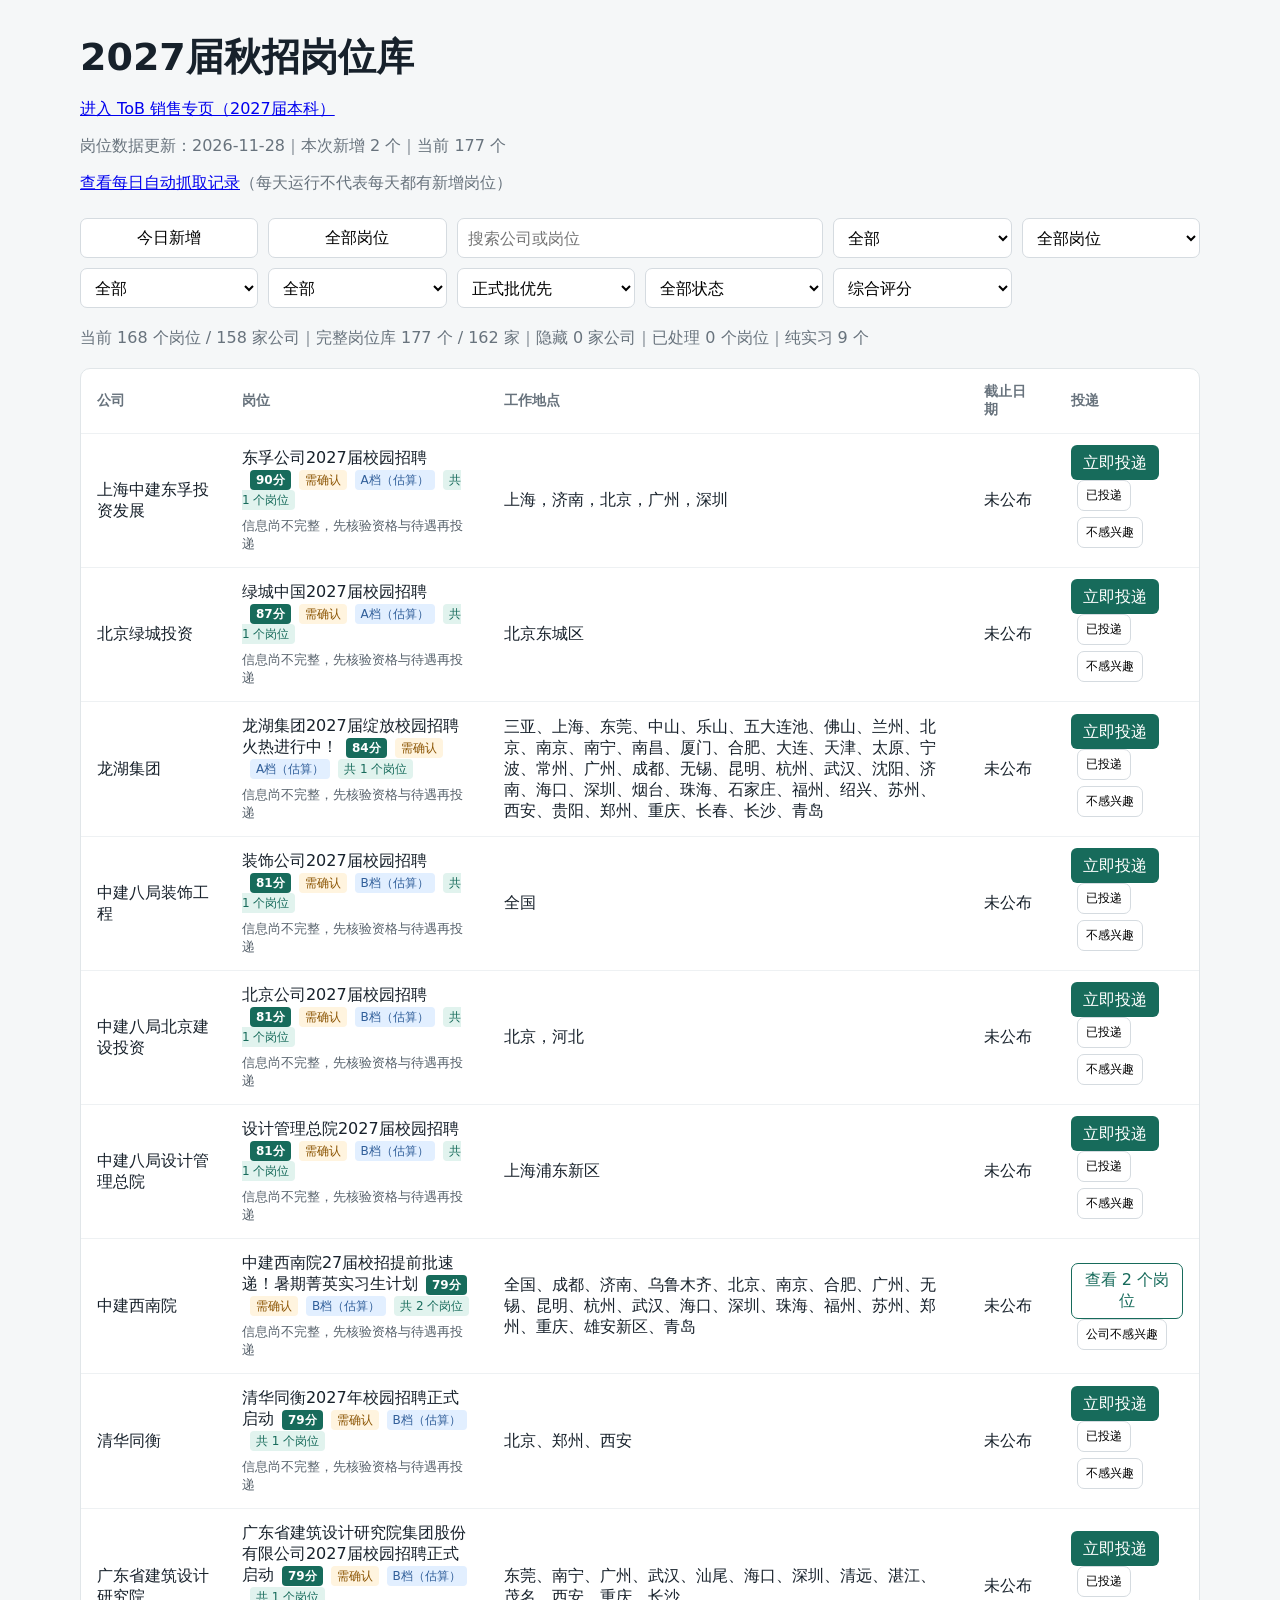
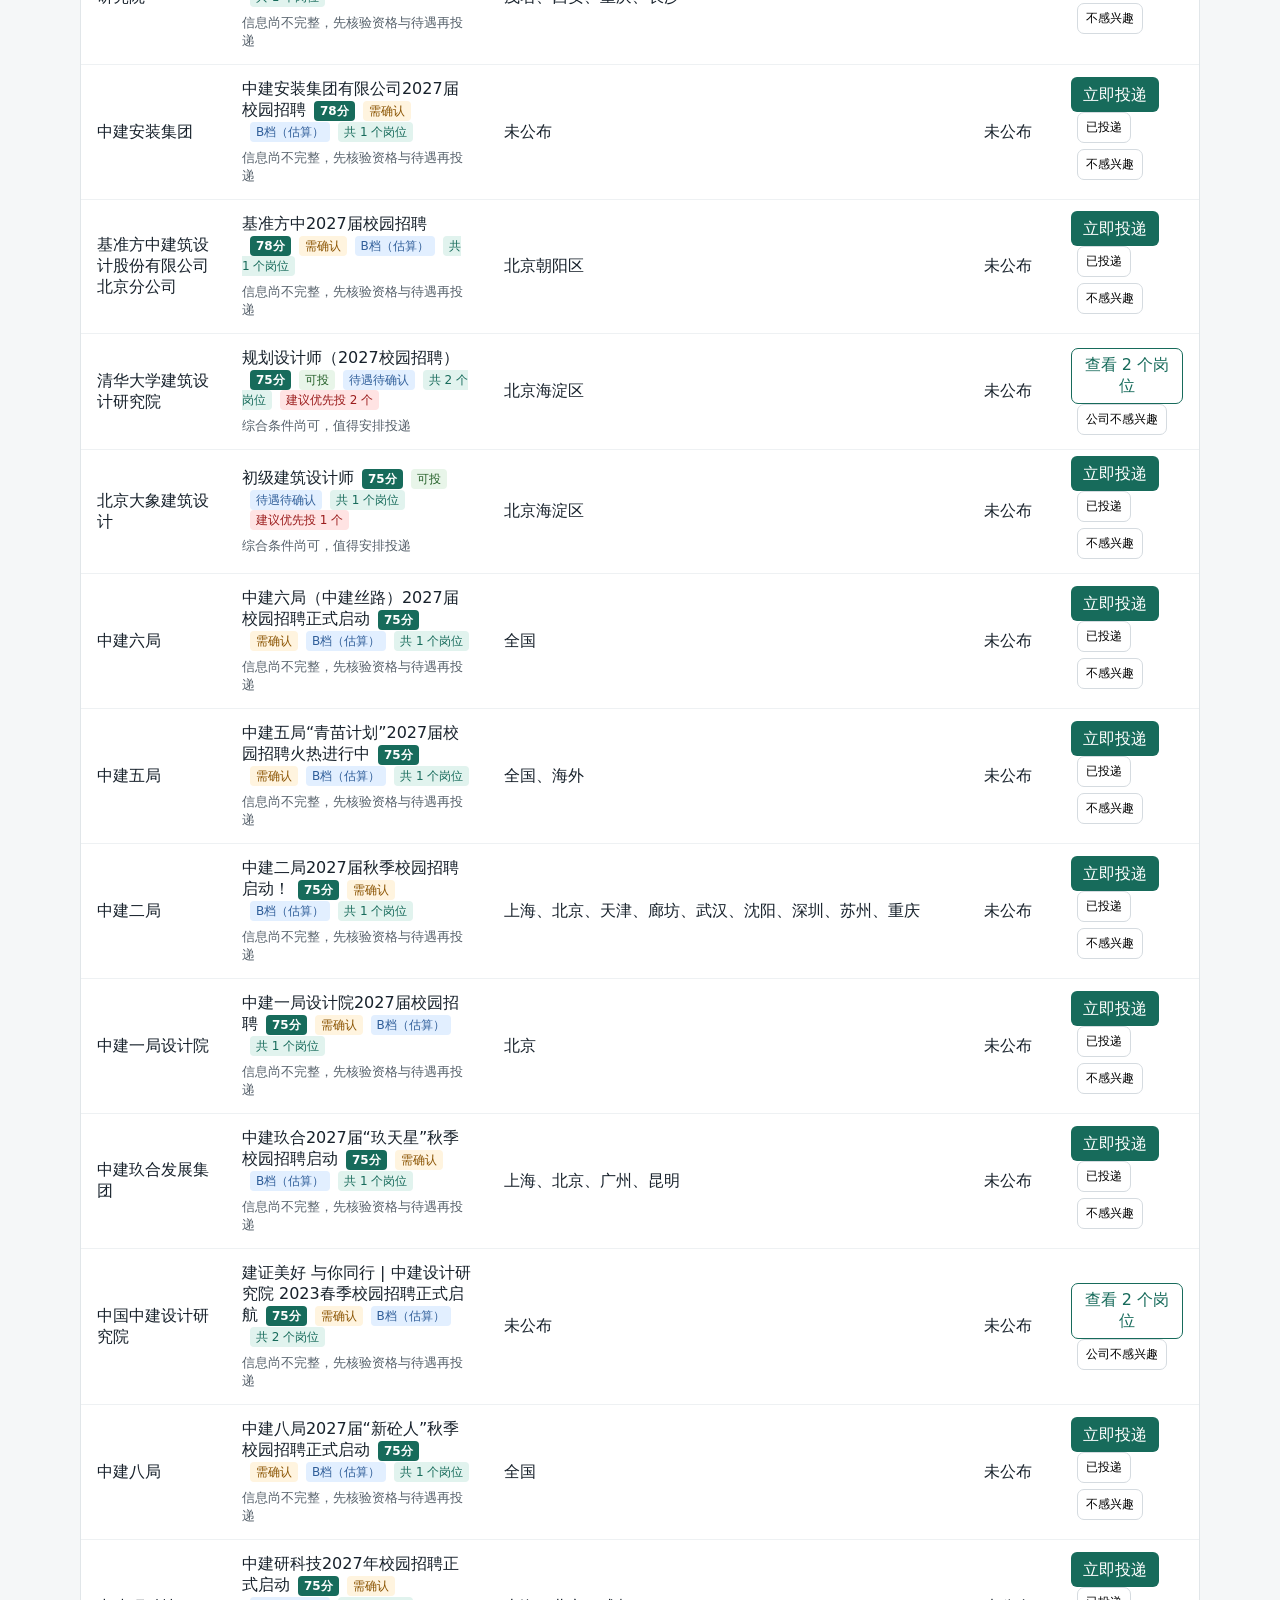
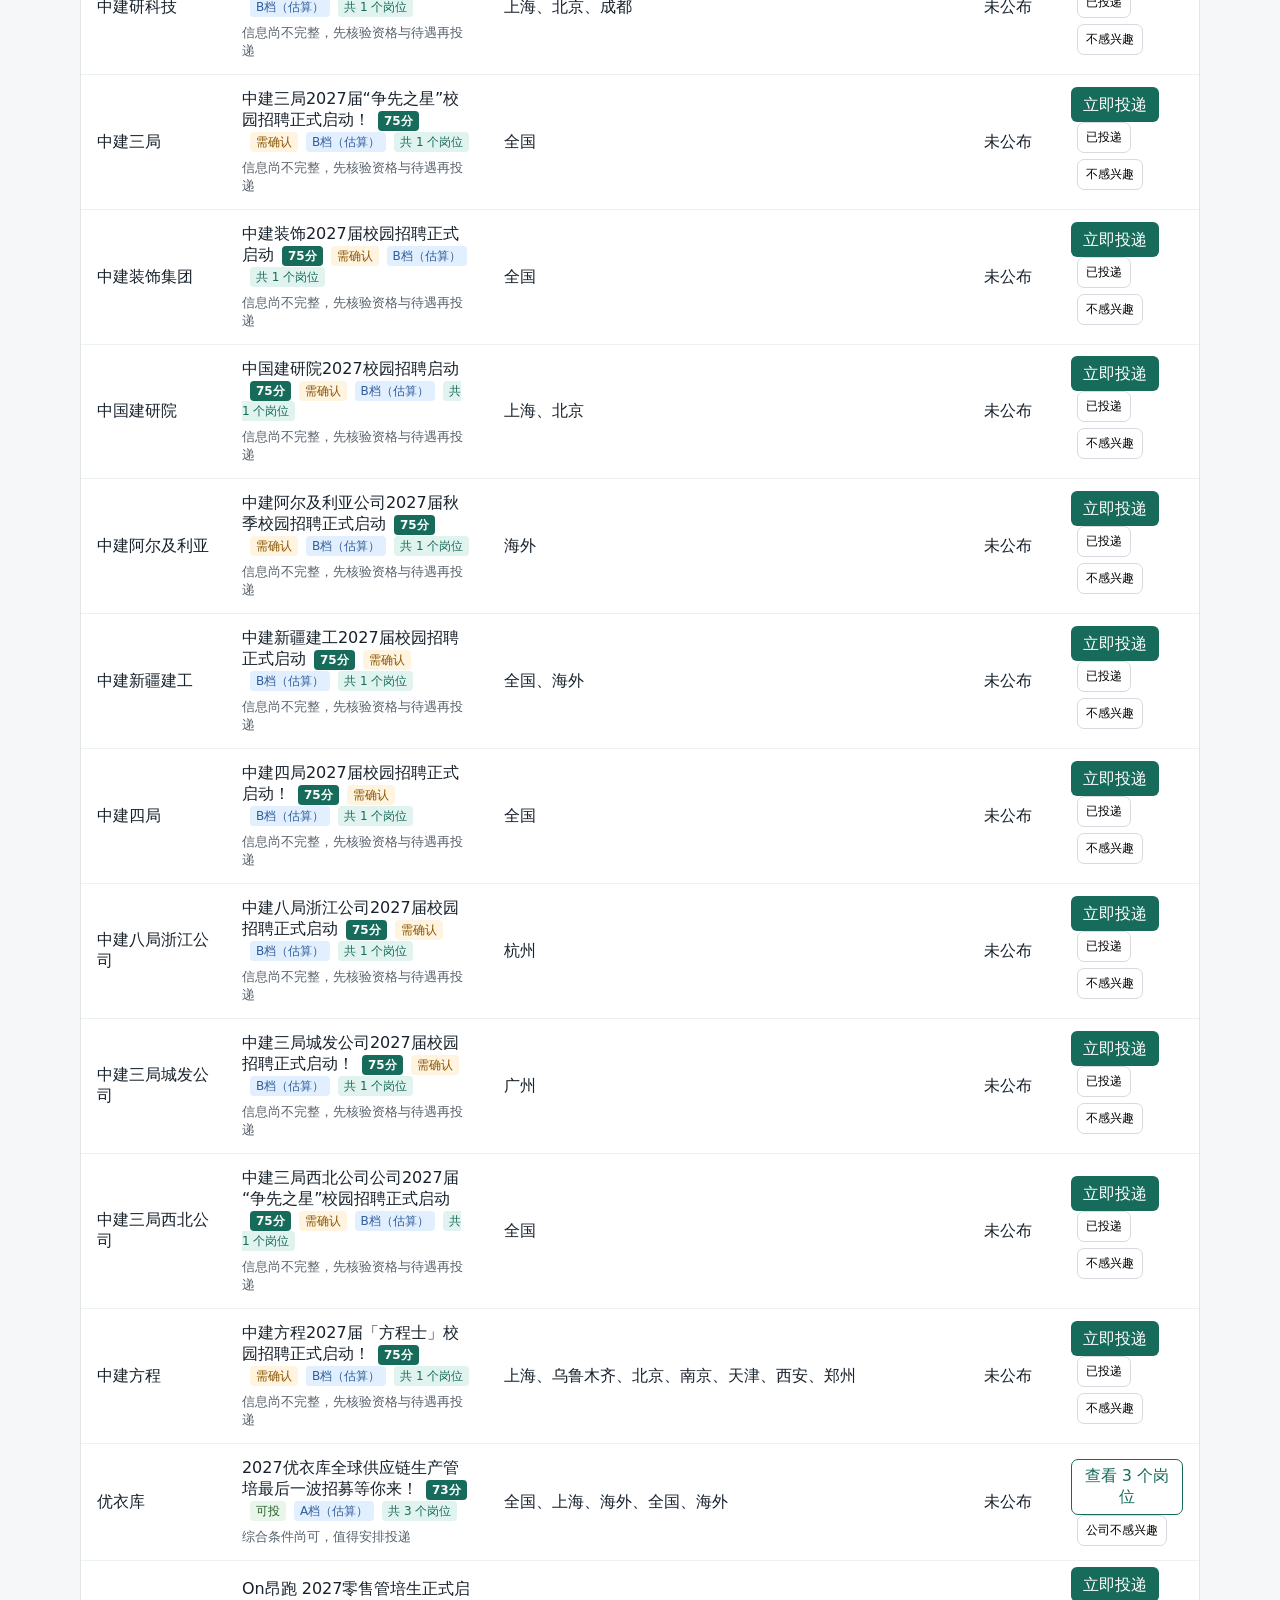
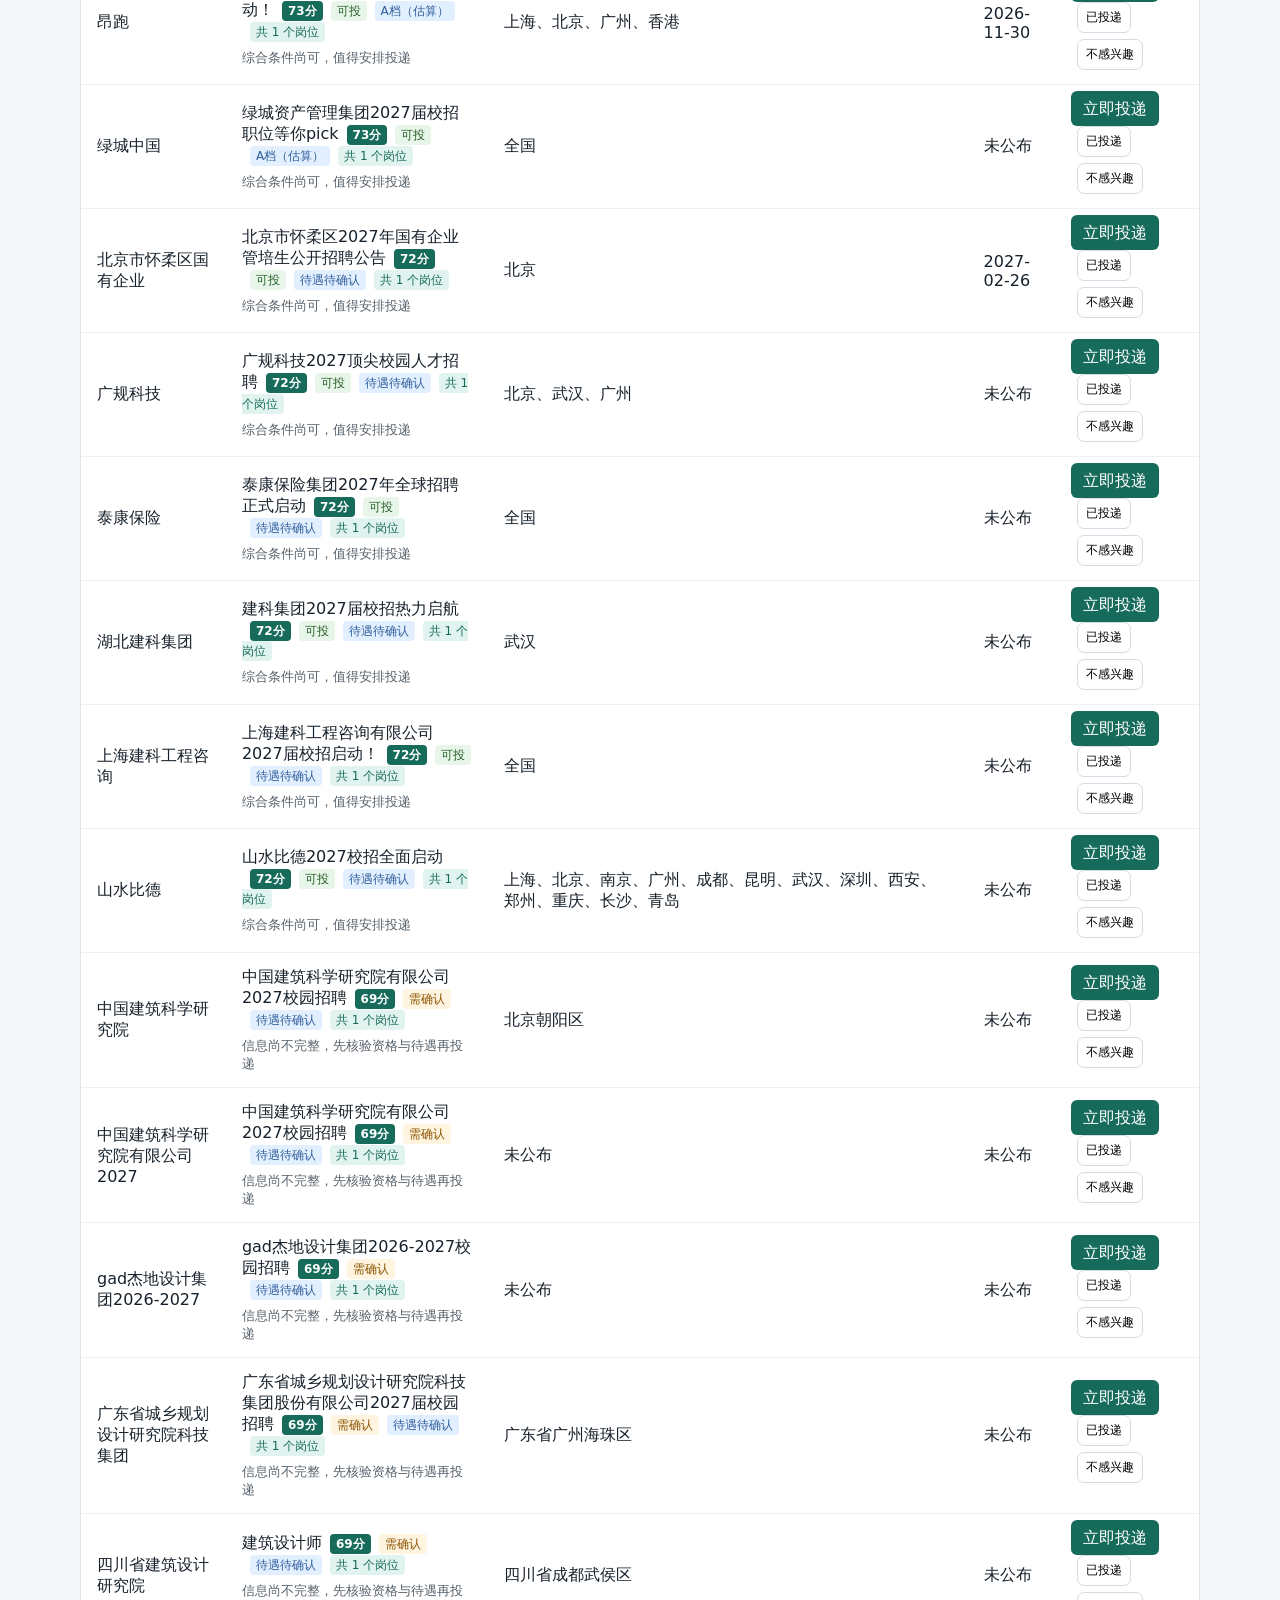
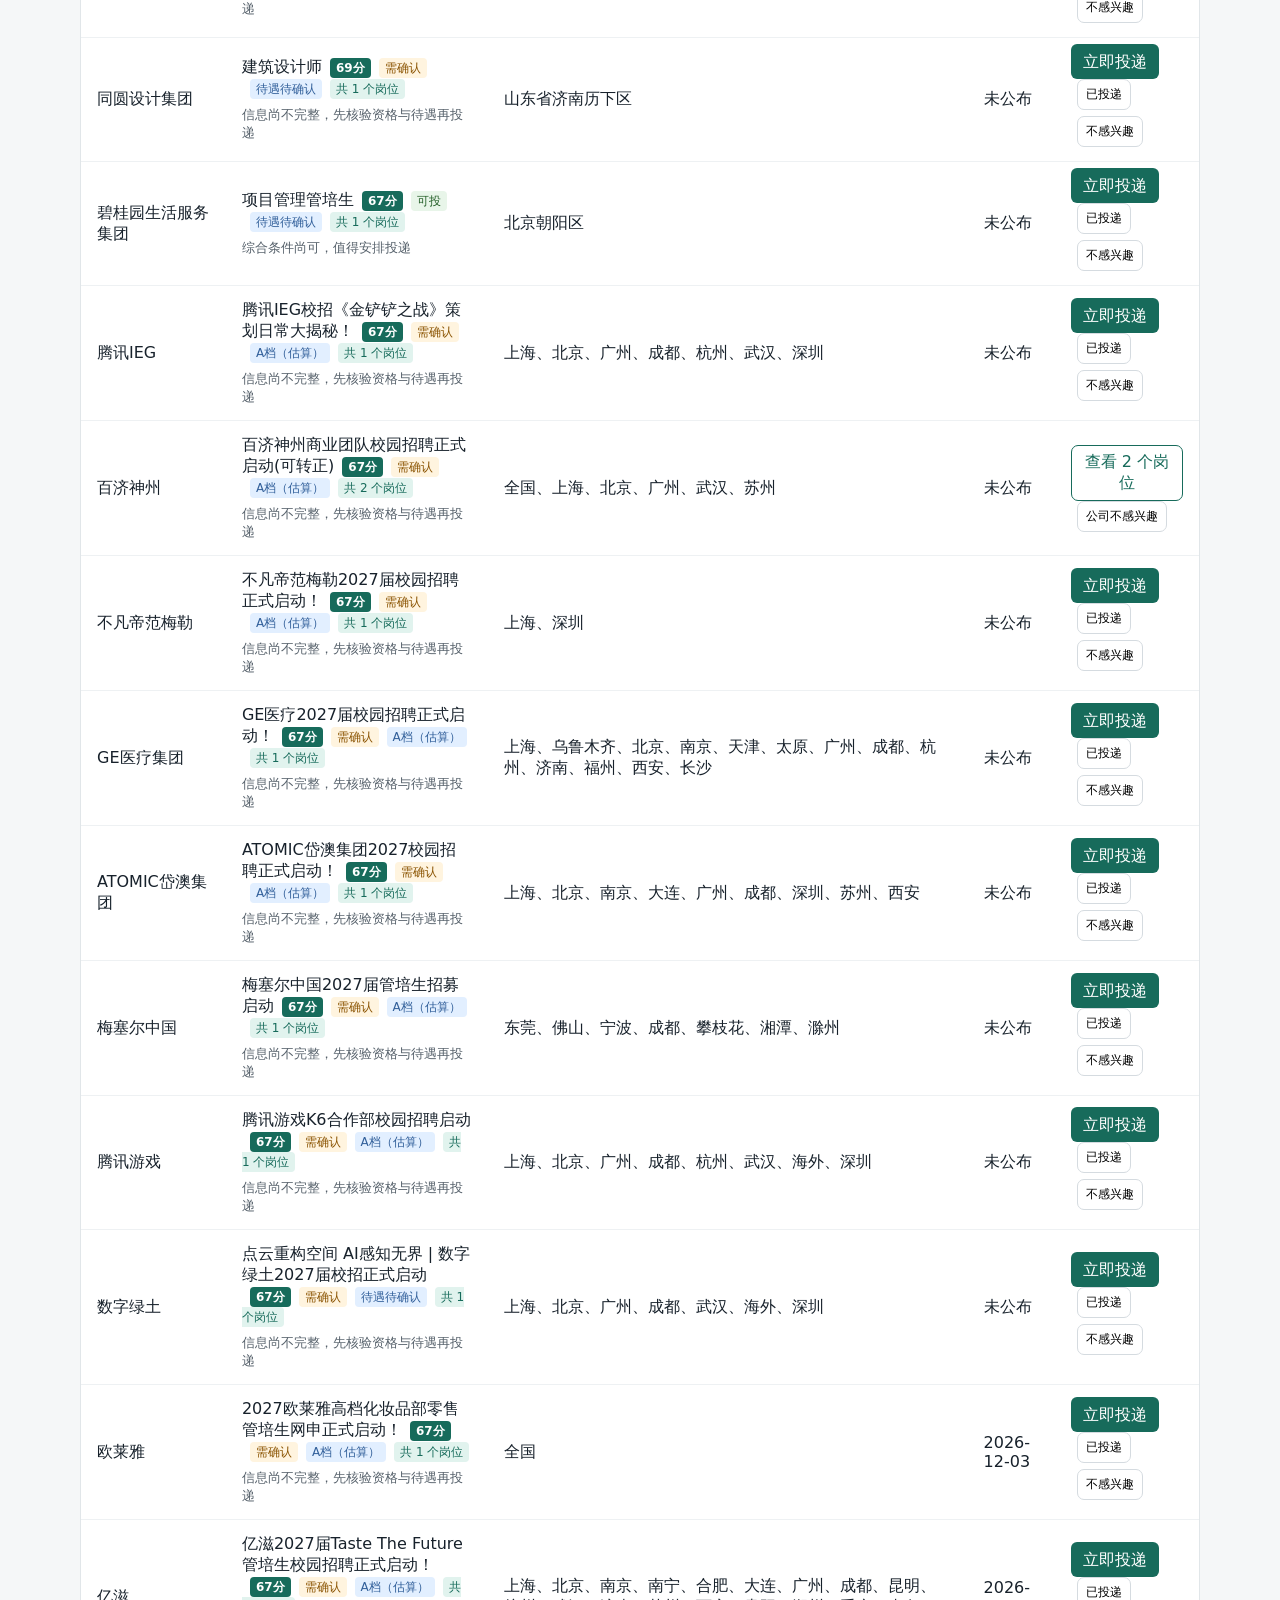
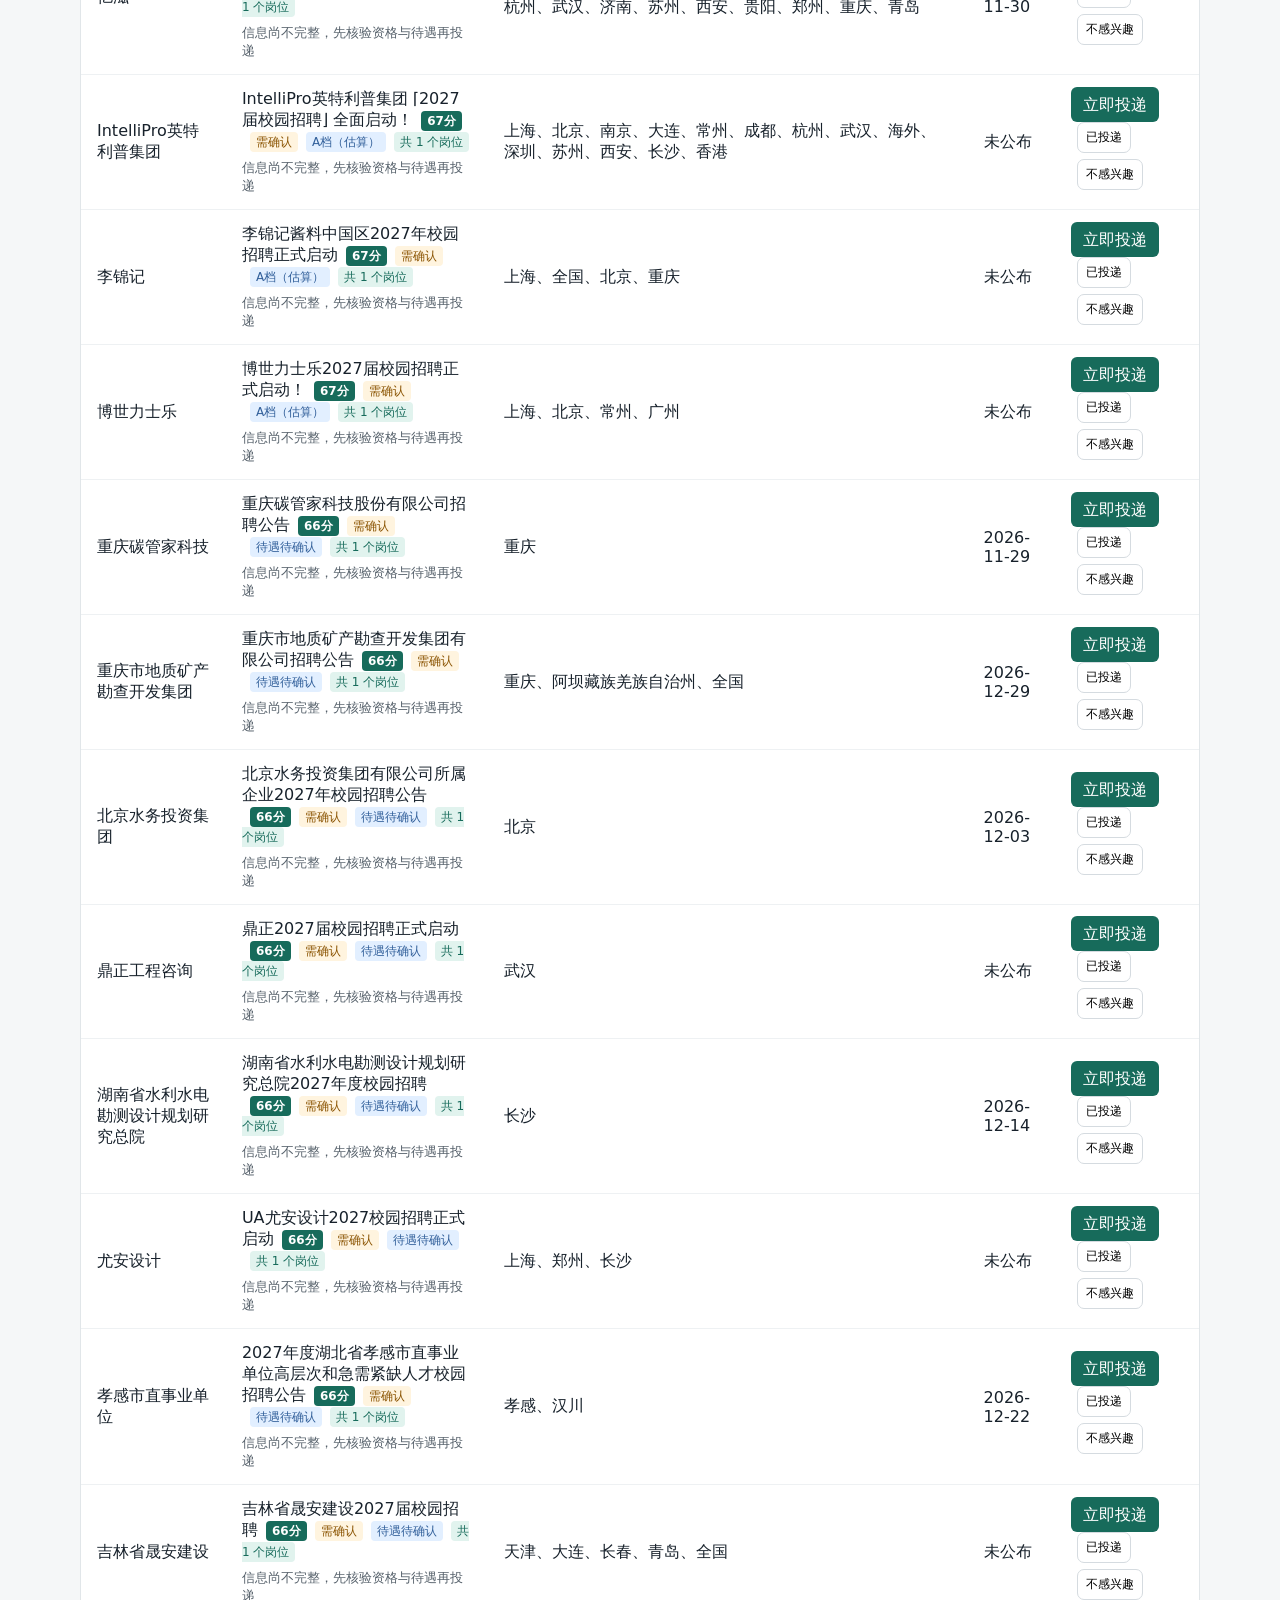
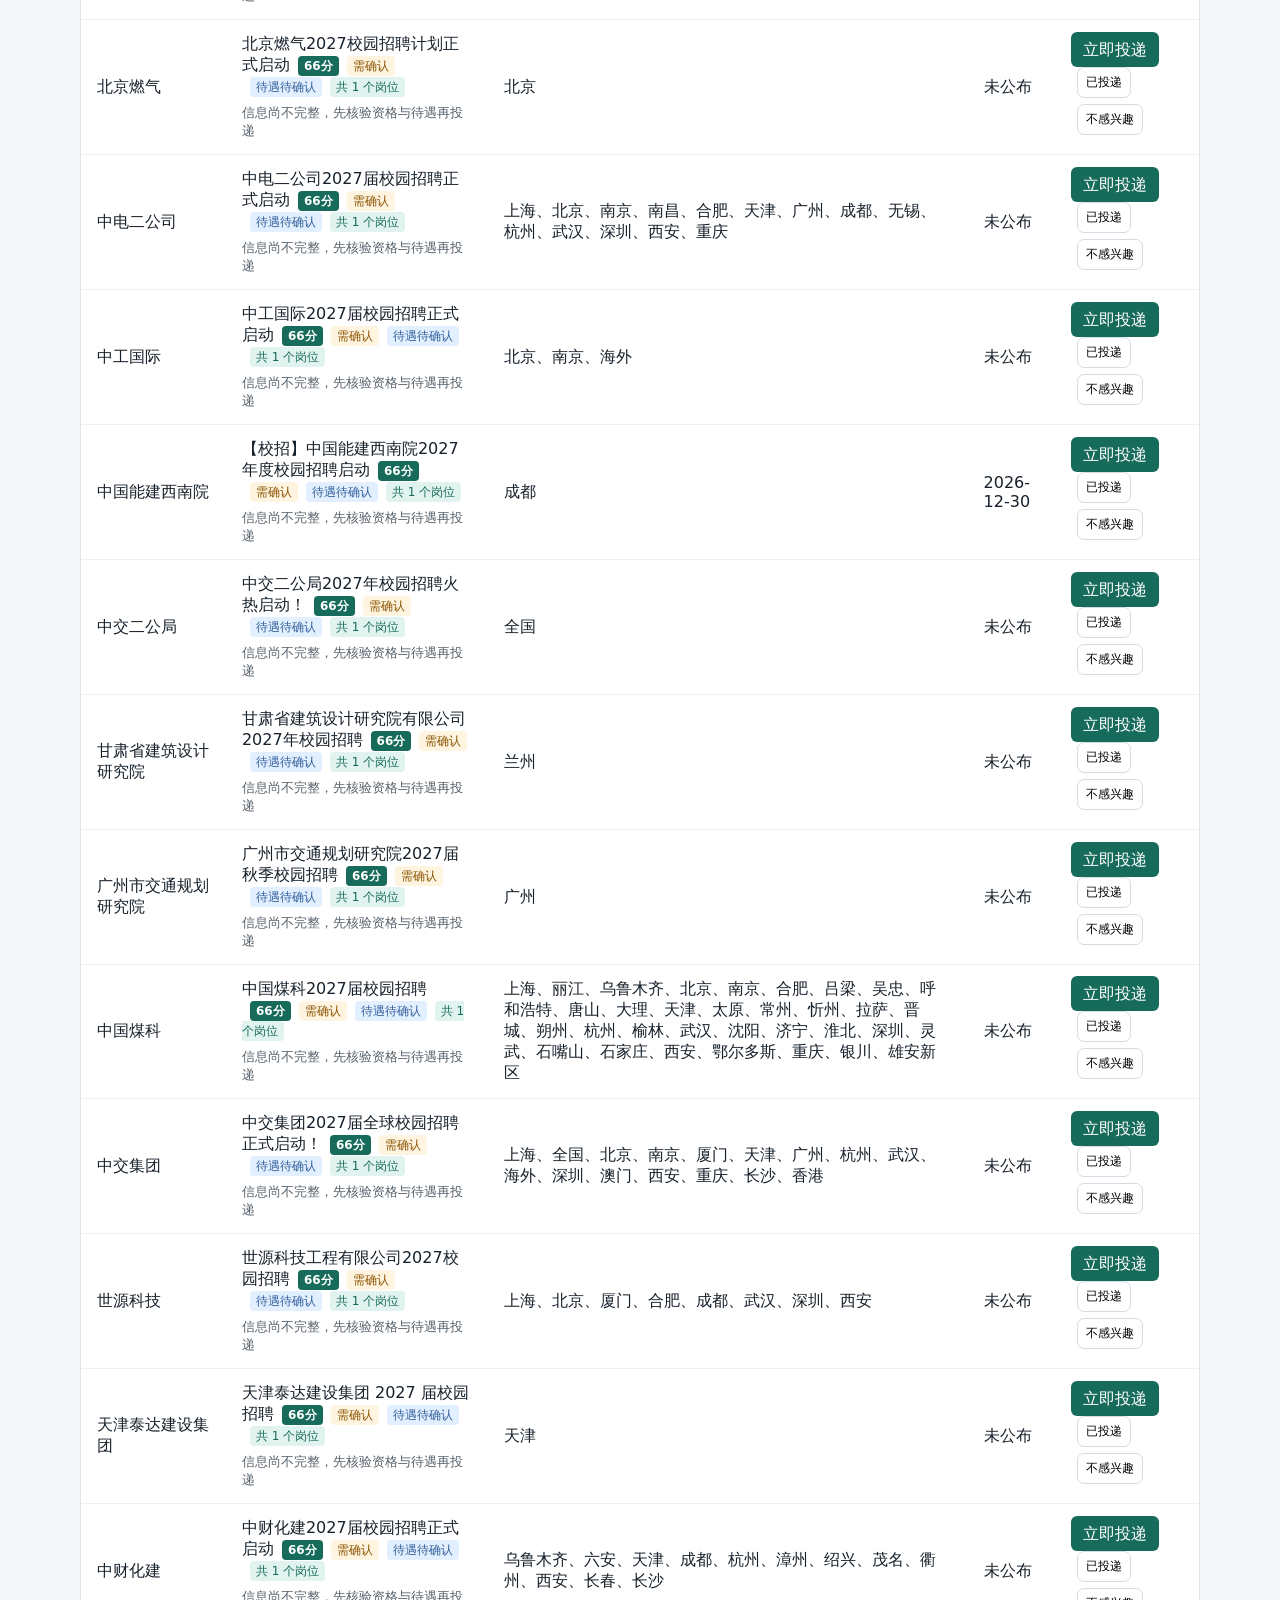
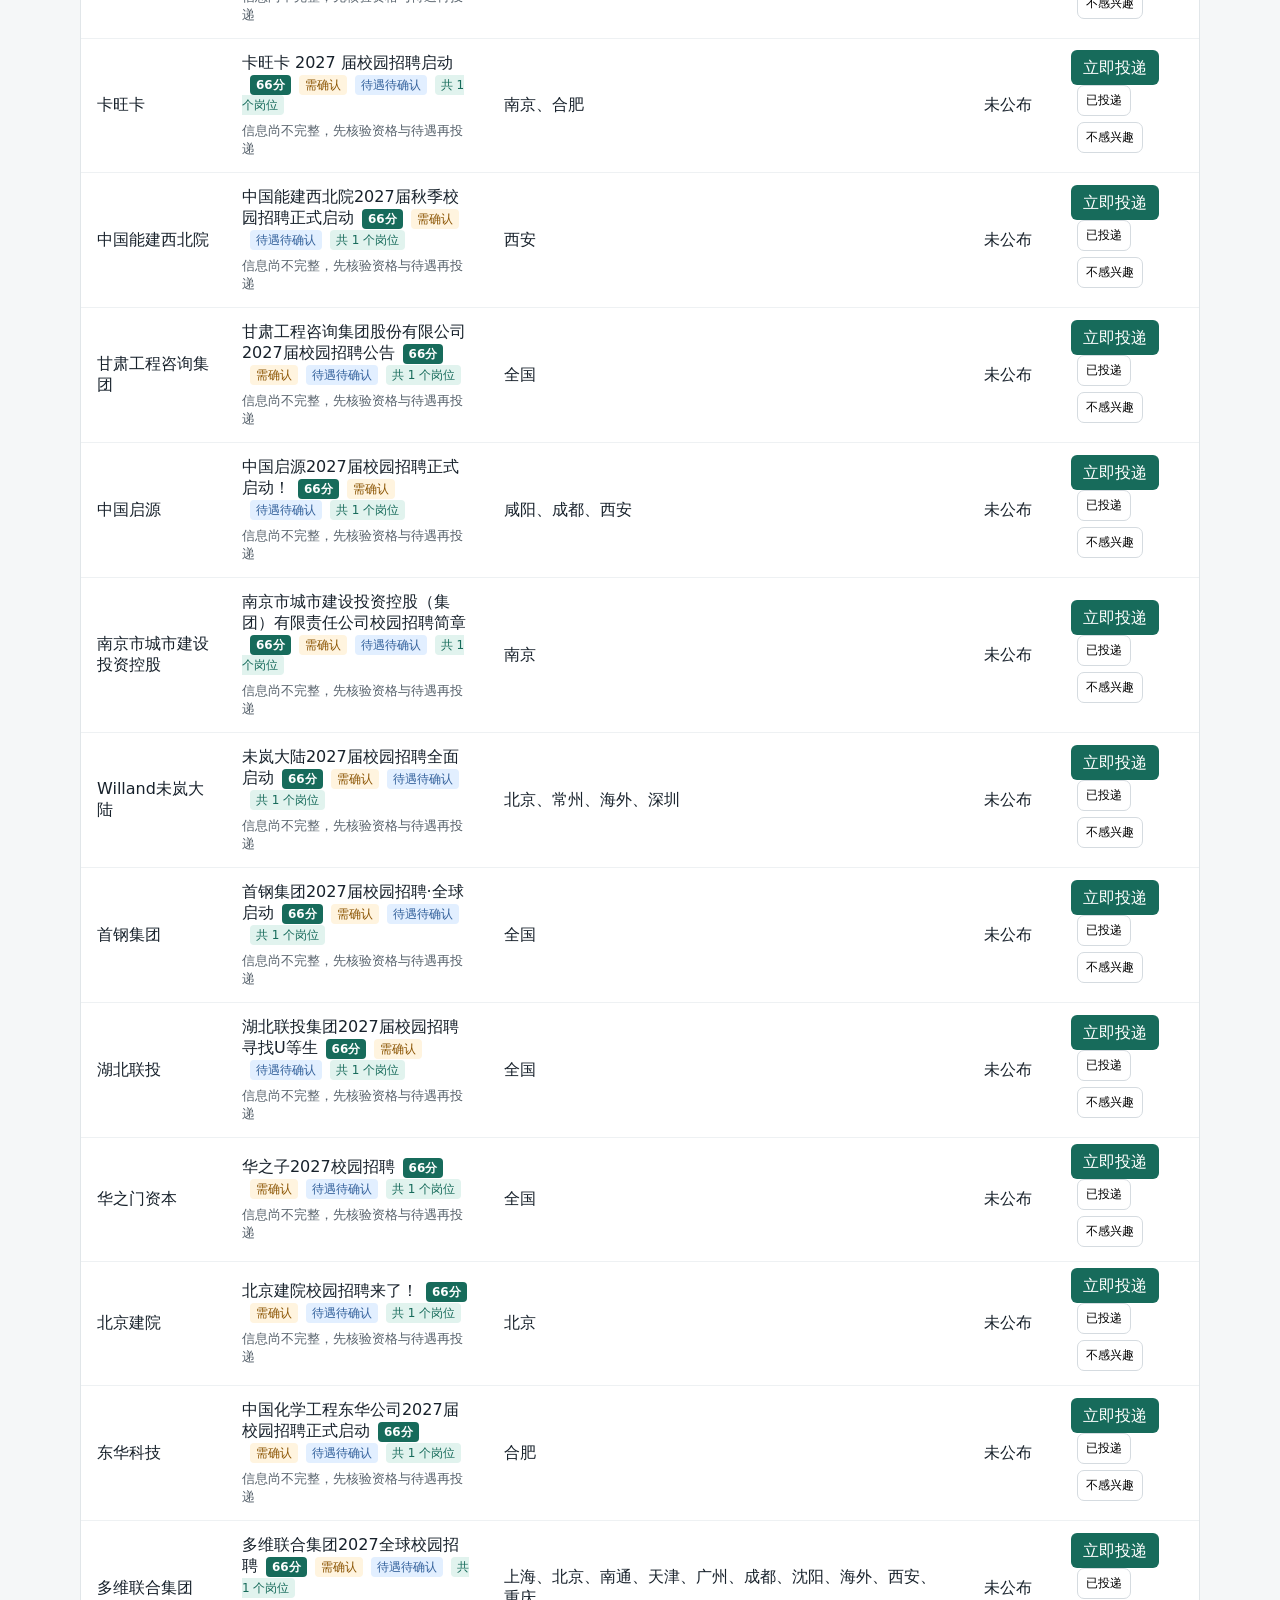
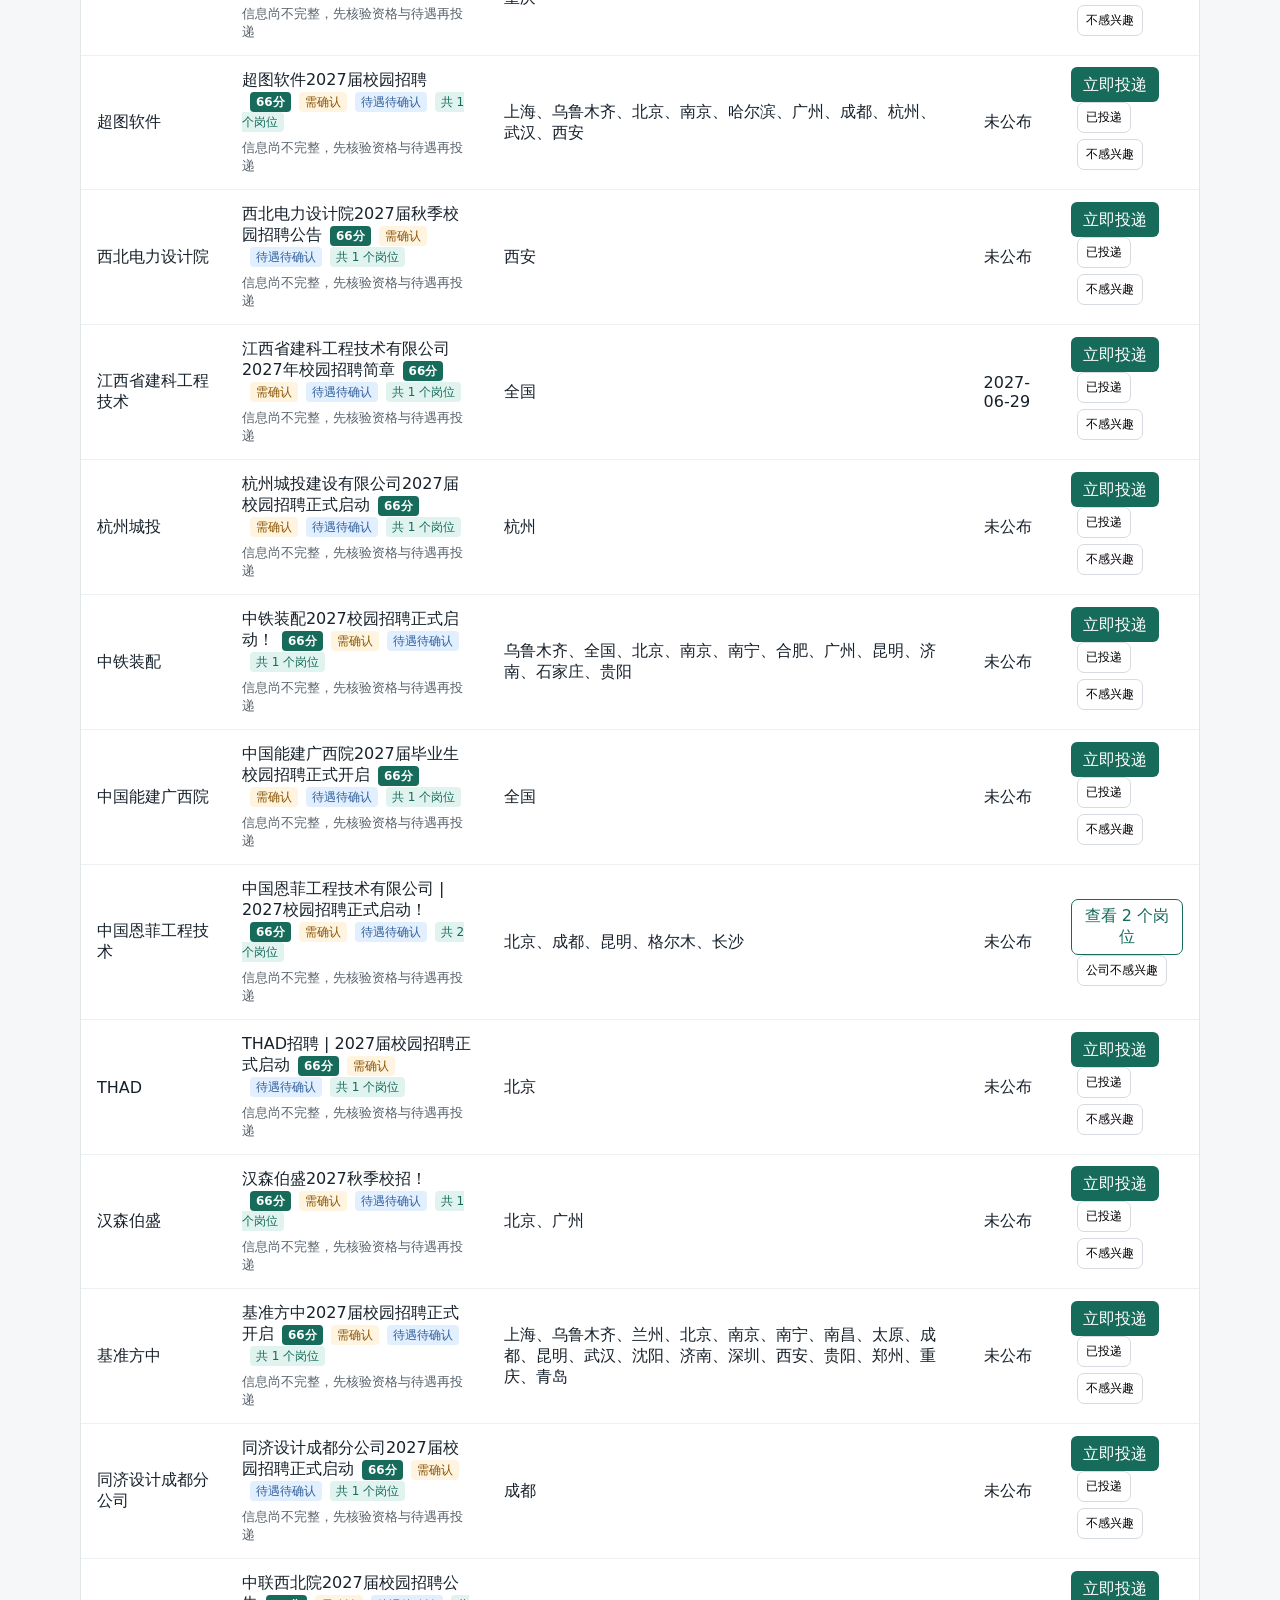
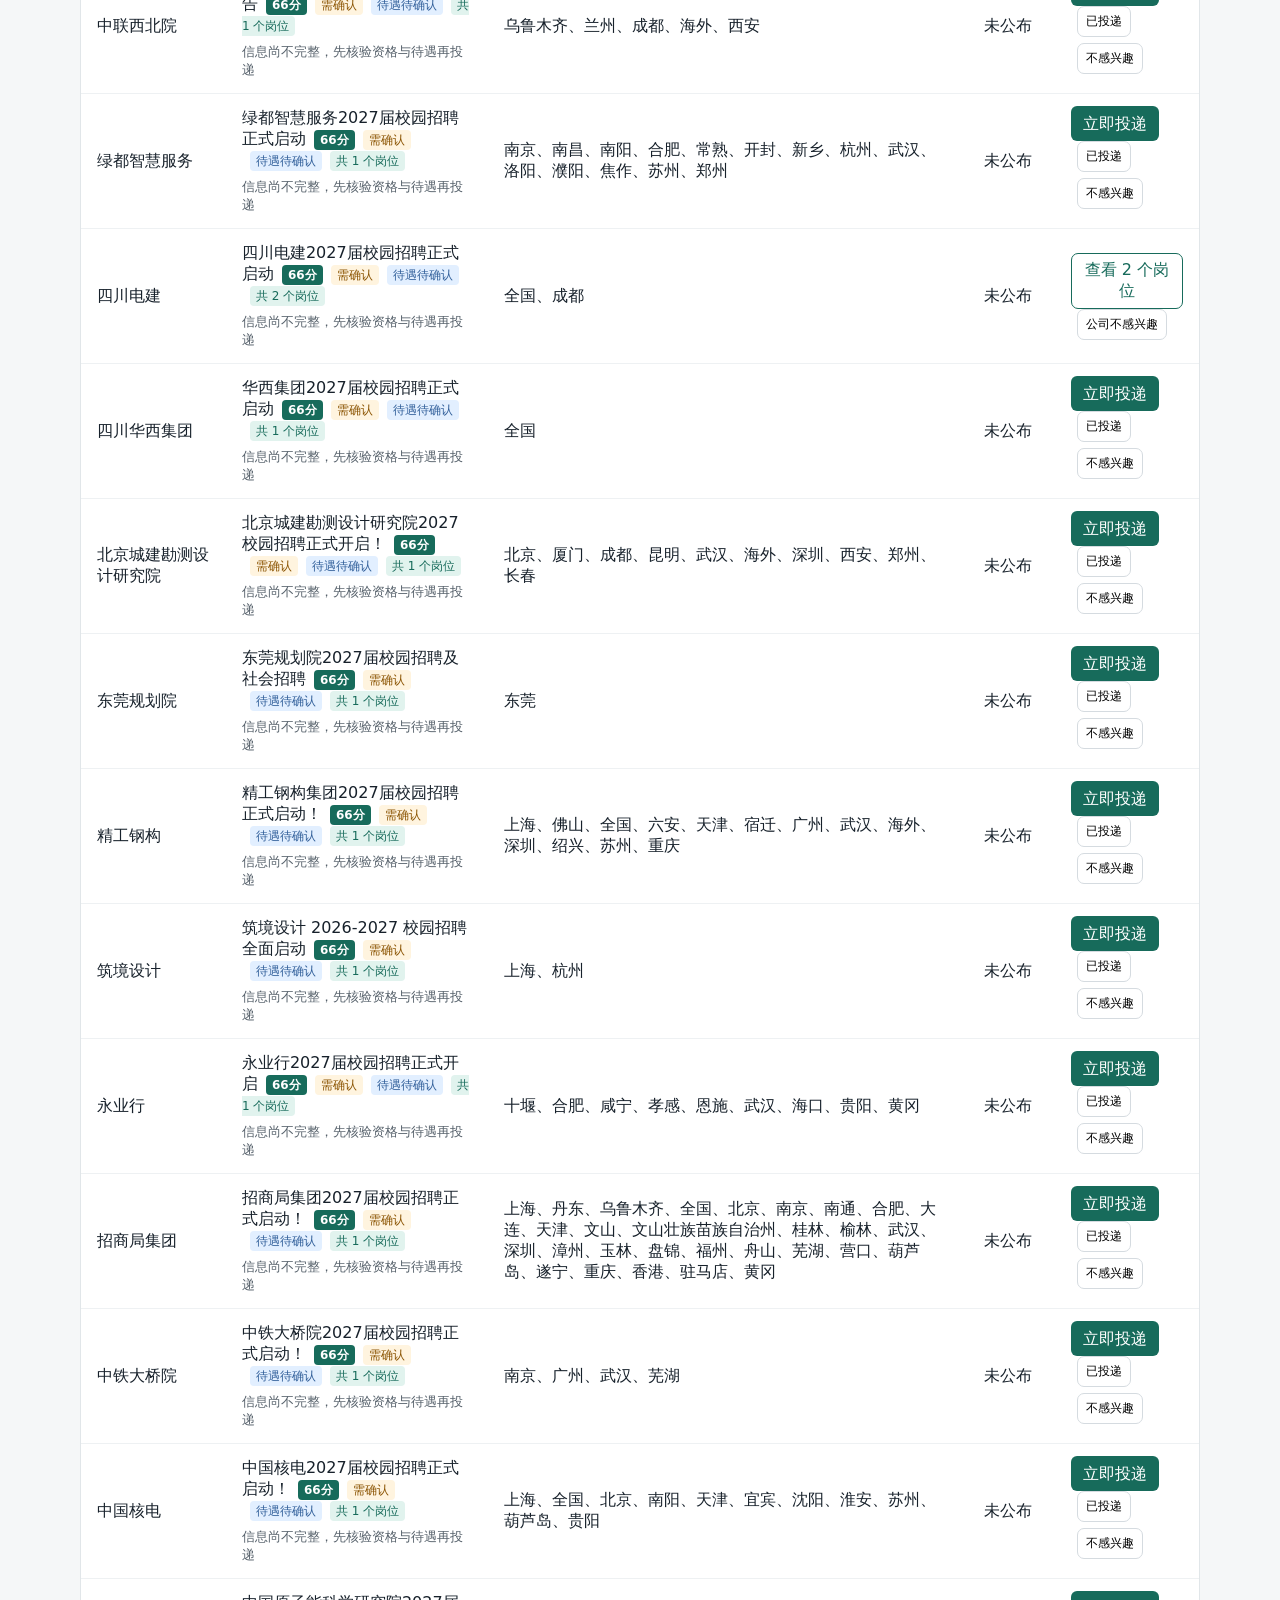
<file: site/index.html>
<!doctype html>
<html lang="zh-CN">
  <head>
    <meta charset="utf-8">
    <meta name="viewport" content="width=device-width, initial-scale=1">
    <title>2027届秋招岗位库</title>
    <link rel="icon" href="data:,">
    <link rel="stylesheet" href="assets/style.css">
  </head>
  <body>
    <main>
      <h1>2027届秋招岗位库</h1>
      <p><a href="sales.html">进入 ToB 销售专页（2027届本科）</a></p>
      <p id="updated" class="muted">岗位数据更新：加载中</p>
      <p class="muted"><a href="https://github.com/19733152106xcy-collab/autumn-jobs/actions/workflows/daily-update.yml" target="_blank" rel="noopener noreferrer">查看每日自动抓取记录</a>（每天运行不代表每天都有新增岗位）</p>
      <section class="controls" aria-label="岗位筛选">
        <button id="today" type="button">今日新增</button>
        <button id="all" type="button">全部岗位</button>
        <input id="search" type="search" placeholder="搜索公司或岗位">
        <select id="category" aria-label="岗位方向"></select>
        <select id="job-group" aria-label="岗位类别"><option value="">全部岗位</option><option value="architecture">建筑类</option><option value="other">其他类</option></select>
        <select id="city" aria-label="城市"></select>
        <select id="level" aria-label="匹配等级"><option>全部</option><option>A</option><option>B</option><option>C</option></select>
        <select id="opportunity-filter" aria-label="机会类型"><option value="formal">正式批优先</option><option value="">全部机会</option><option value="full_time">仅正式岗</option><option value="mixed">正式/实习混合</option><option value="internship">仅实习</option></select>
        <select id="verification-filter" aria-label="核验状态"><option value="">全部状态</option><option value="verified">已核验</option><option value="pending">待核验</option></select>
        <select id="order" aria-label="排序"><option>综合评分</option><option>更新时间</option></select>
      </section>
      <p id="count" class="muted"></p>
      <p id="error" hidden>岗位数据暂时不可用，请稍后刷新。</p>
      <p id="empty" hidden>当前筛选下暂无岗位。</p>
      <div class="table-wrap">
        <table>
          <thead><tr><th>公司</th><th>岗位</th><th>工作地点</th><th>截止日期</th><th>投递</th></tr></thead>
          <tbody id="jobs-body"></tbody>
        </table>
      </div>
      <section id="saved-statuses" class="saved-statuses">
        <details id="not-interested-companies-section"><summary>不感兴趣公司（0）</summary><div id="not-interested-companies-list"></div></details>
        <details id="applied-section"><summary>已投递（0）</summary><div id="applied-list"></div></details>
        <details id="not-interested-section"><summary>不感兴趣（0）</summary><div id="not-interested-list"></div></details>
      </section>
    </main>
    <script type="module" src="assets/app.js"></script>
  </body>
</html>
</file>
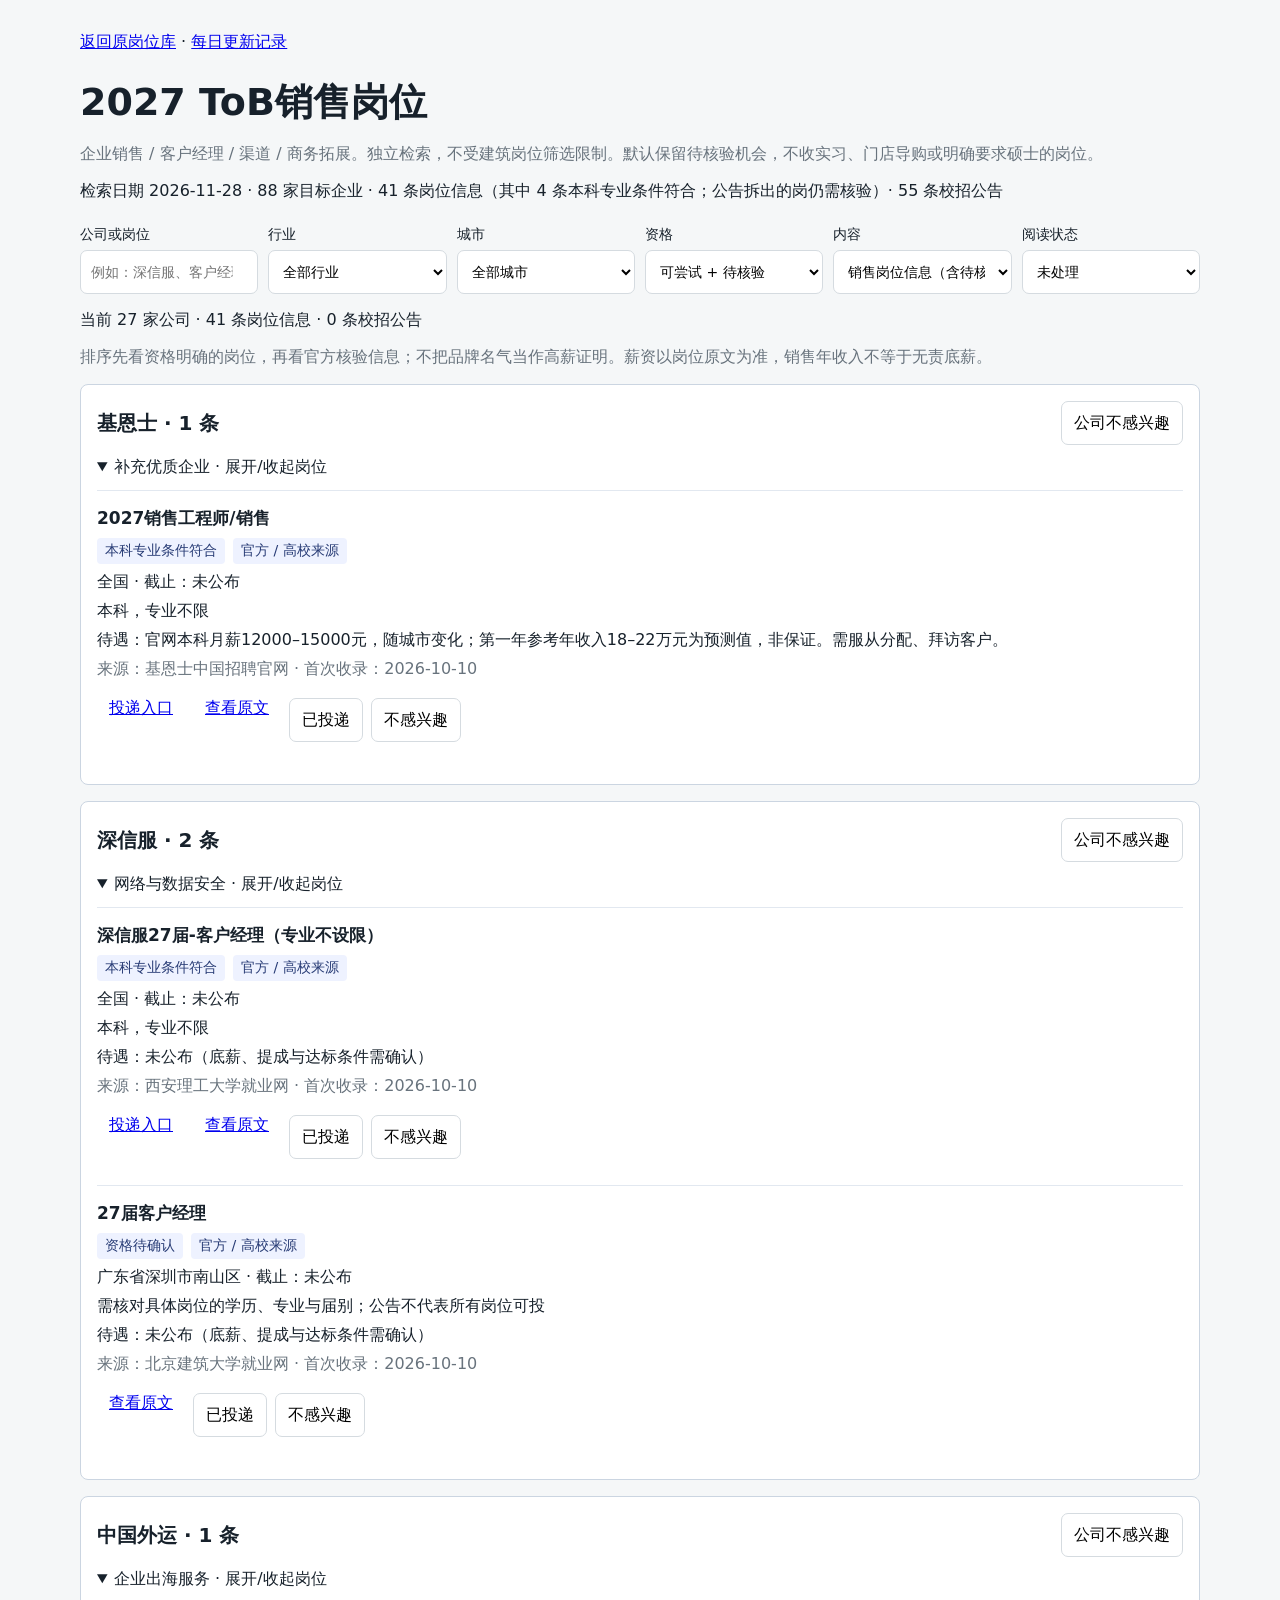
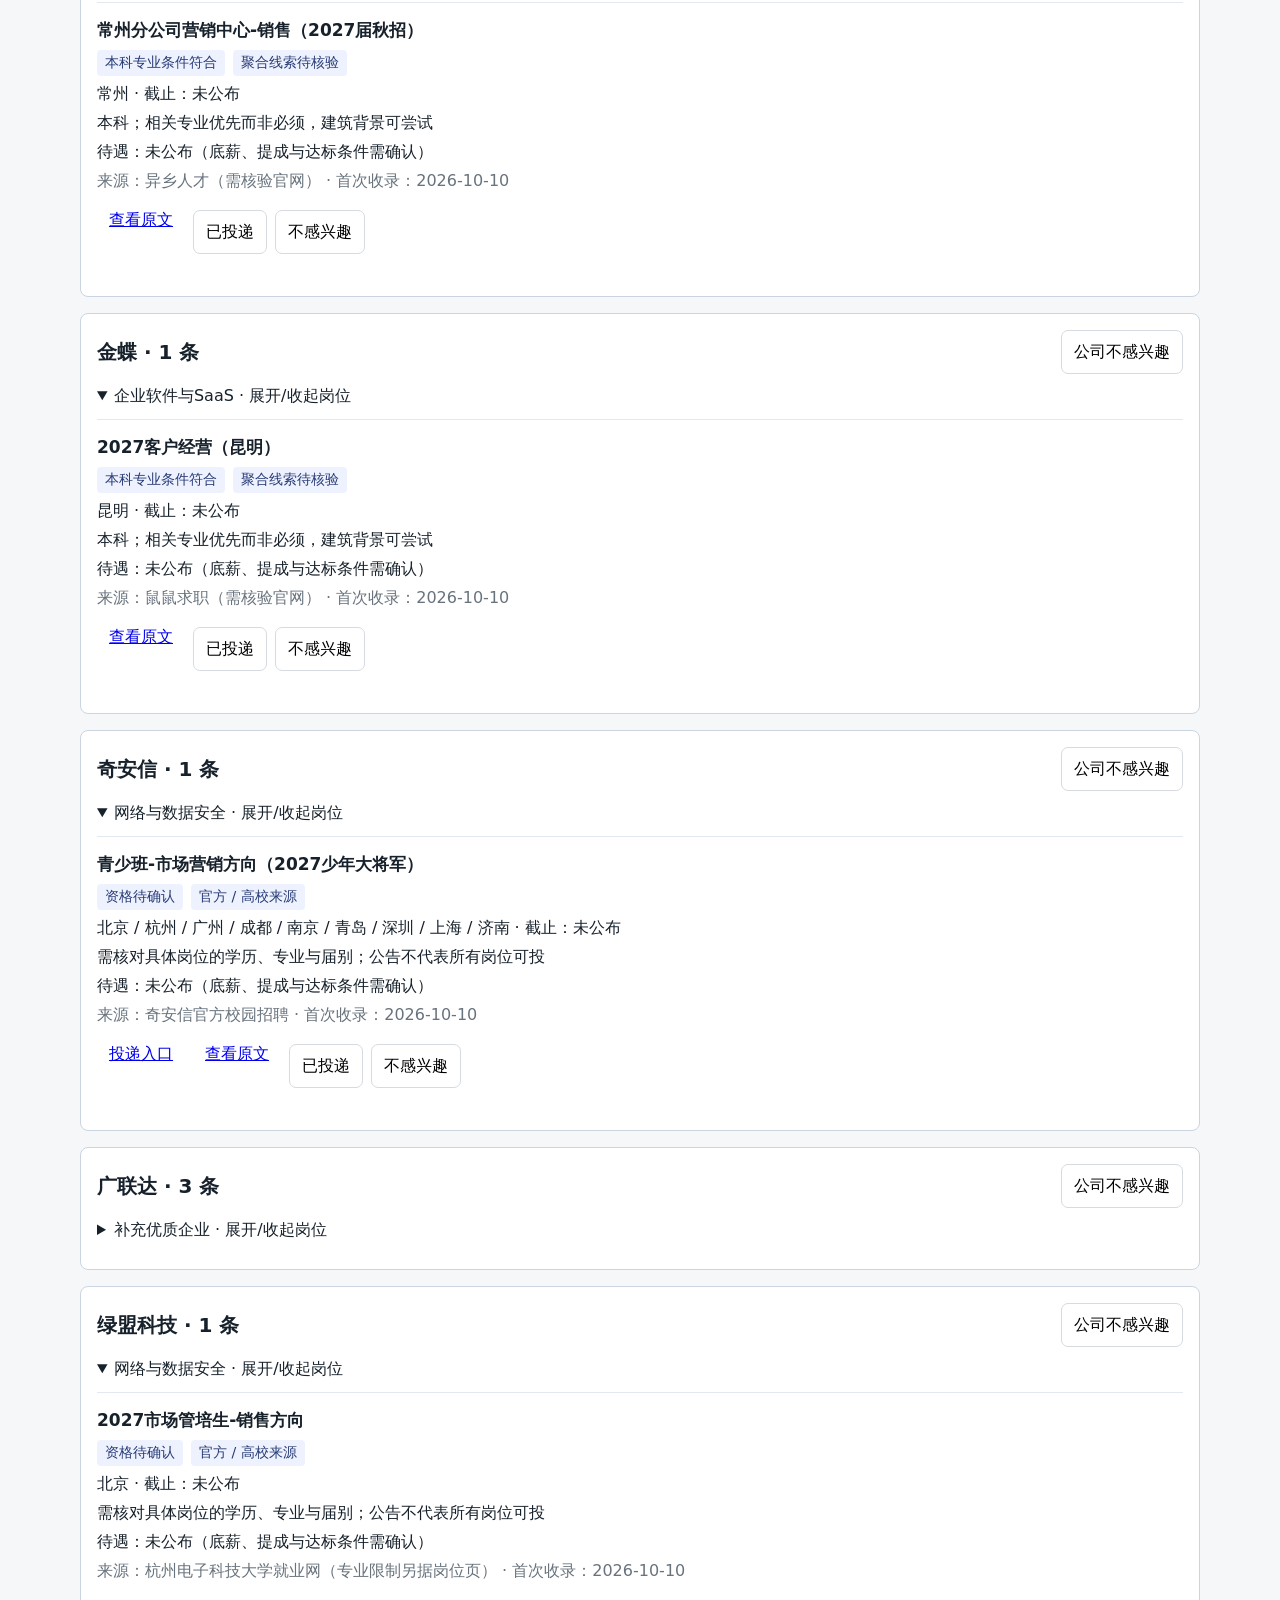
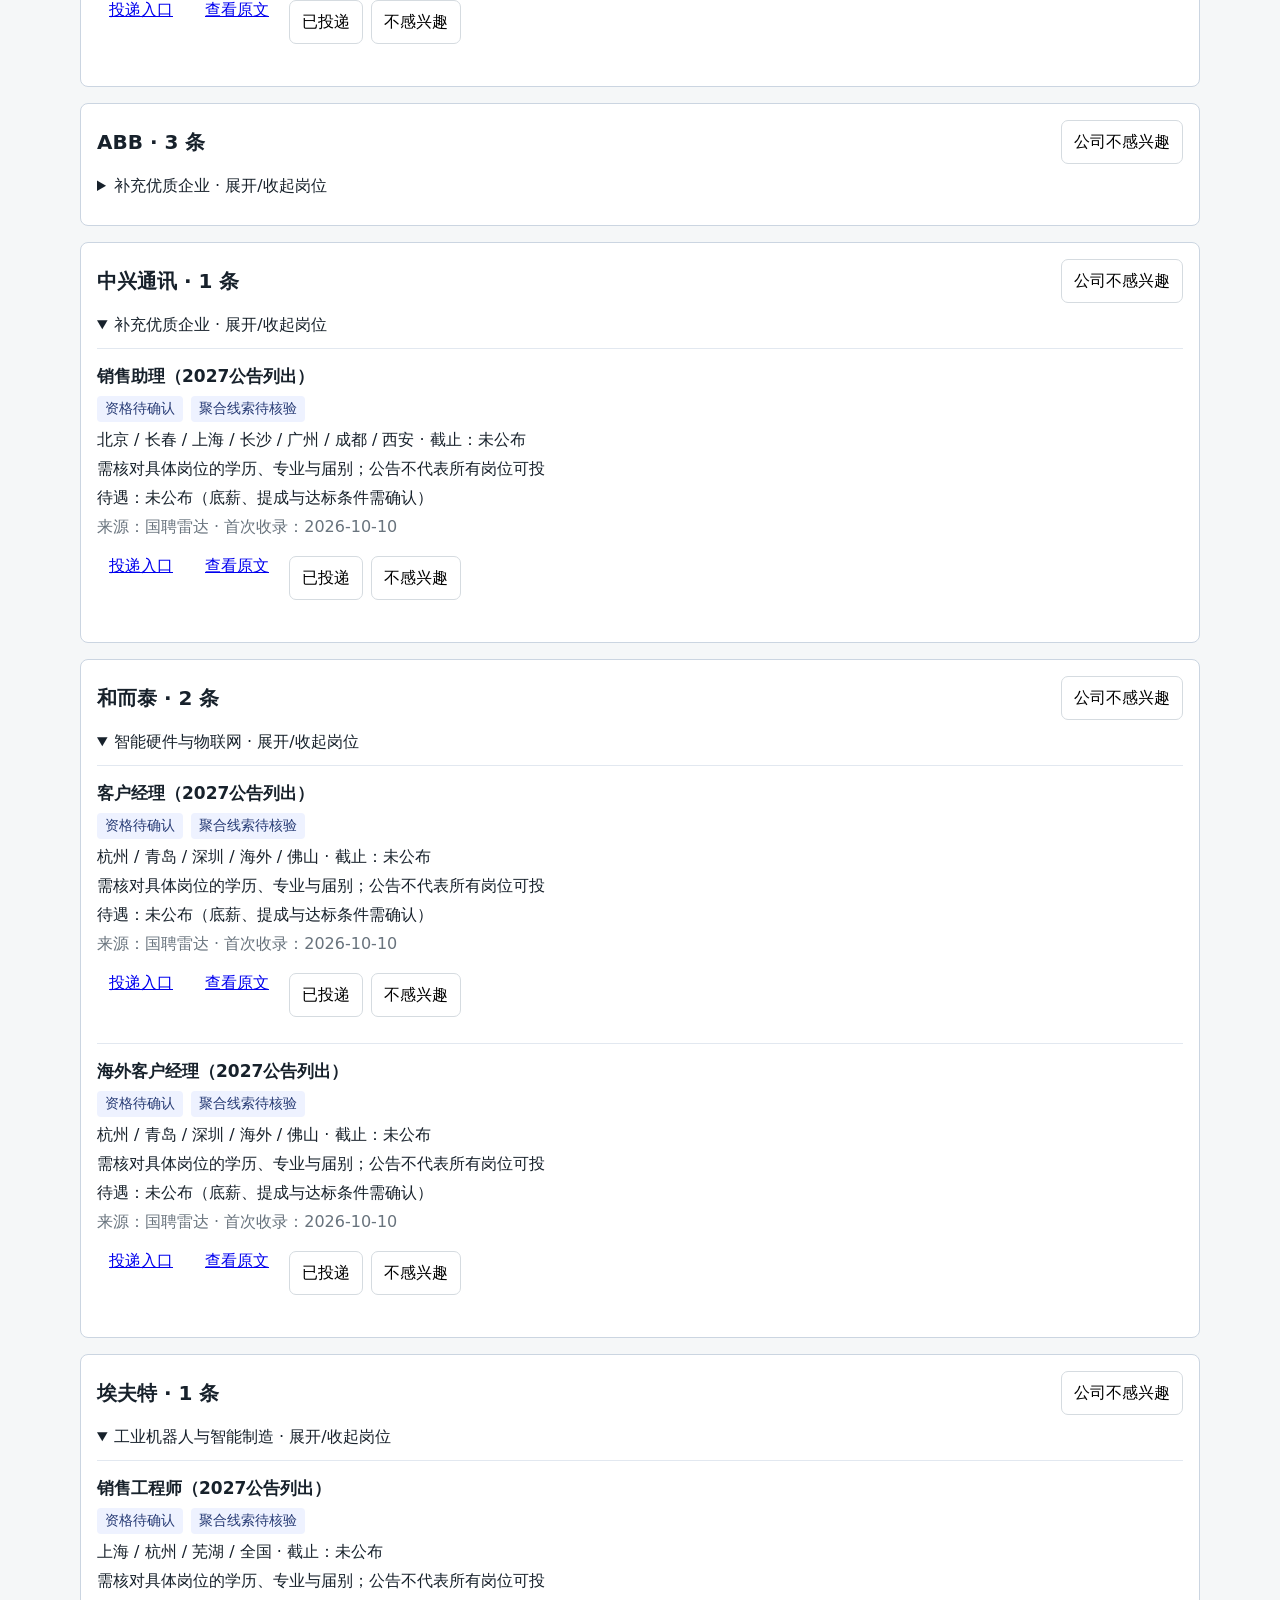
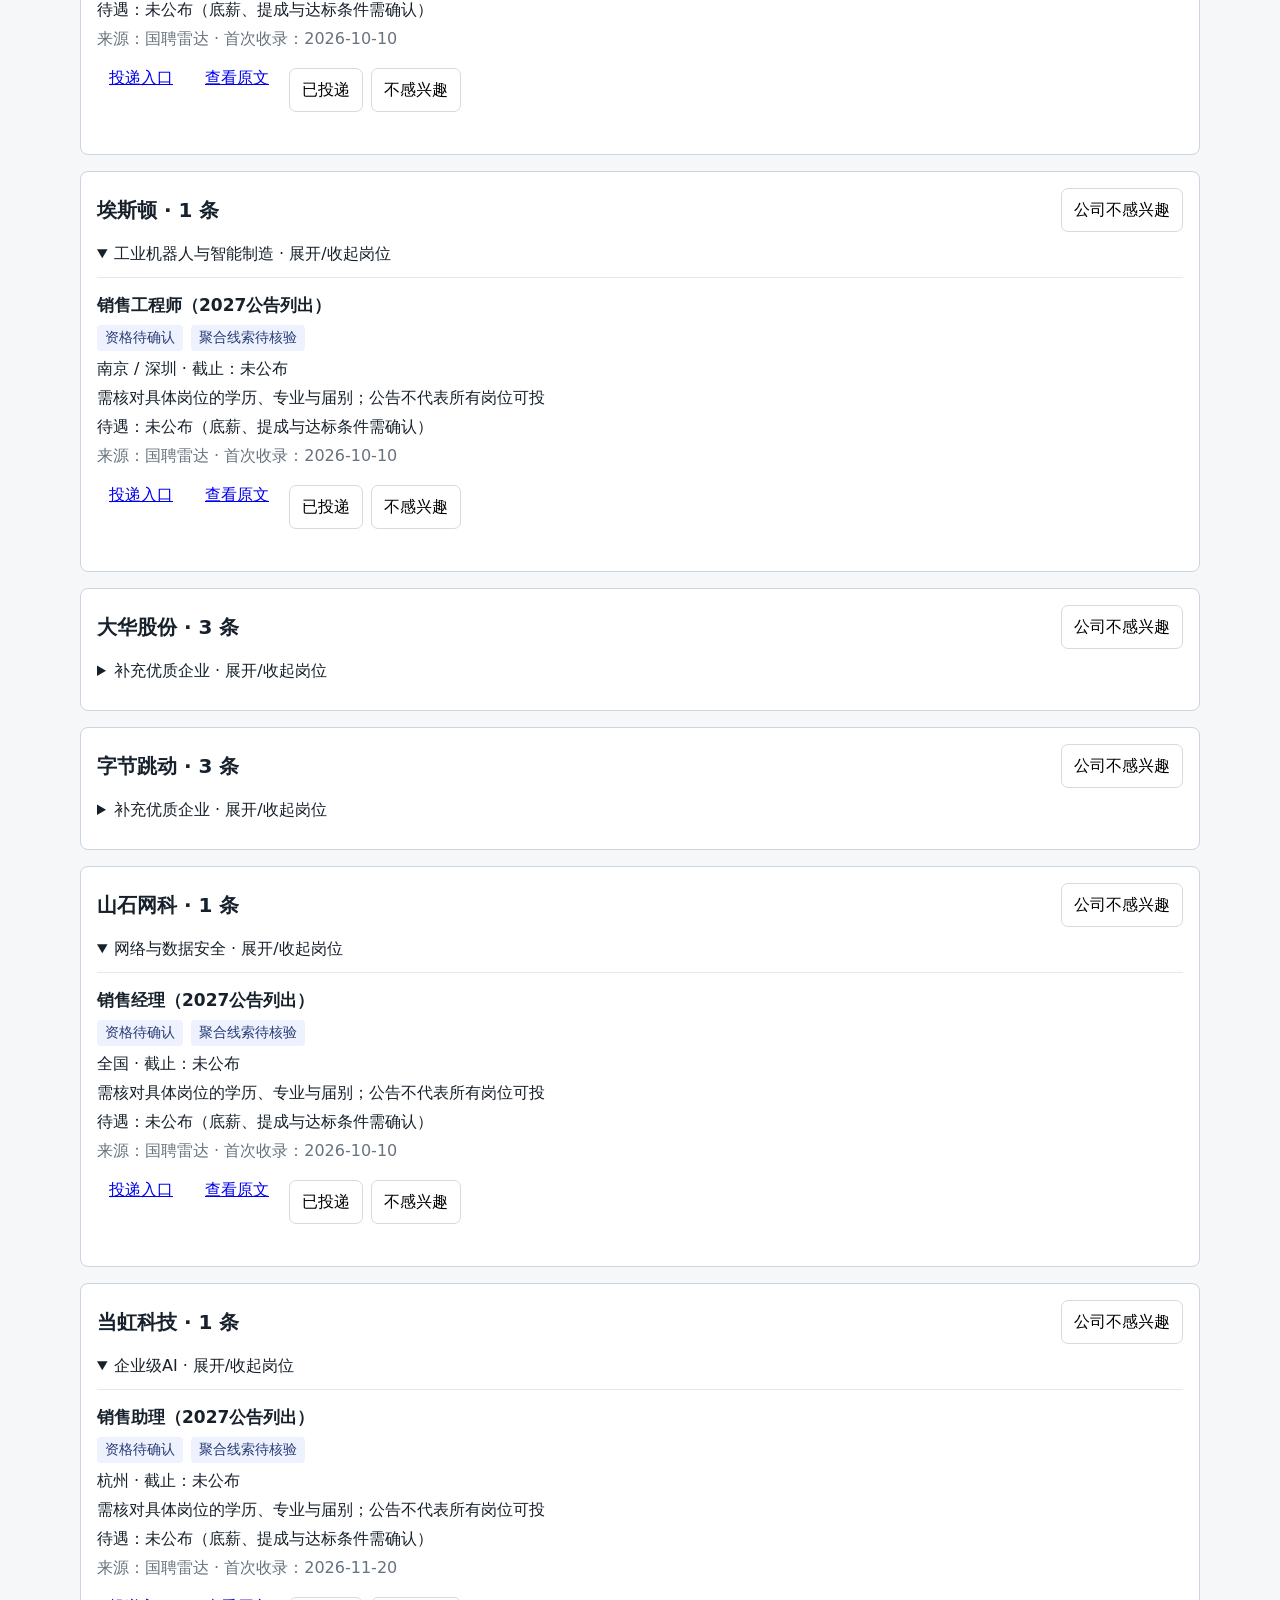
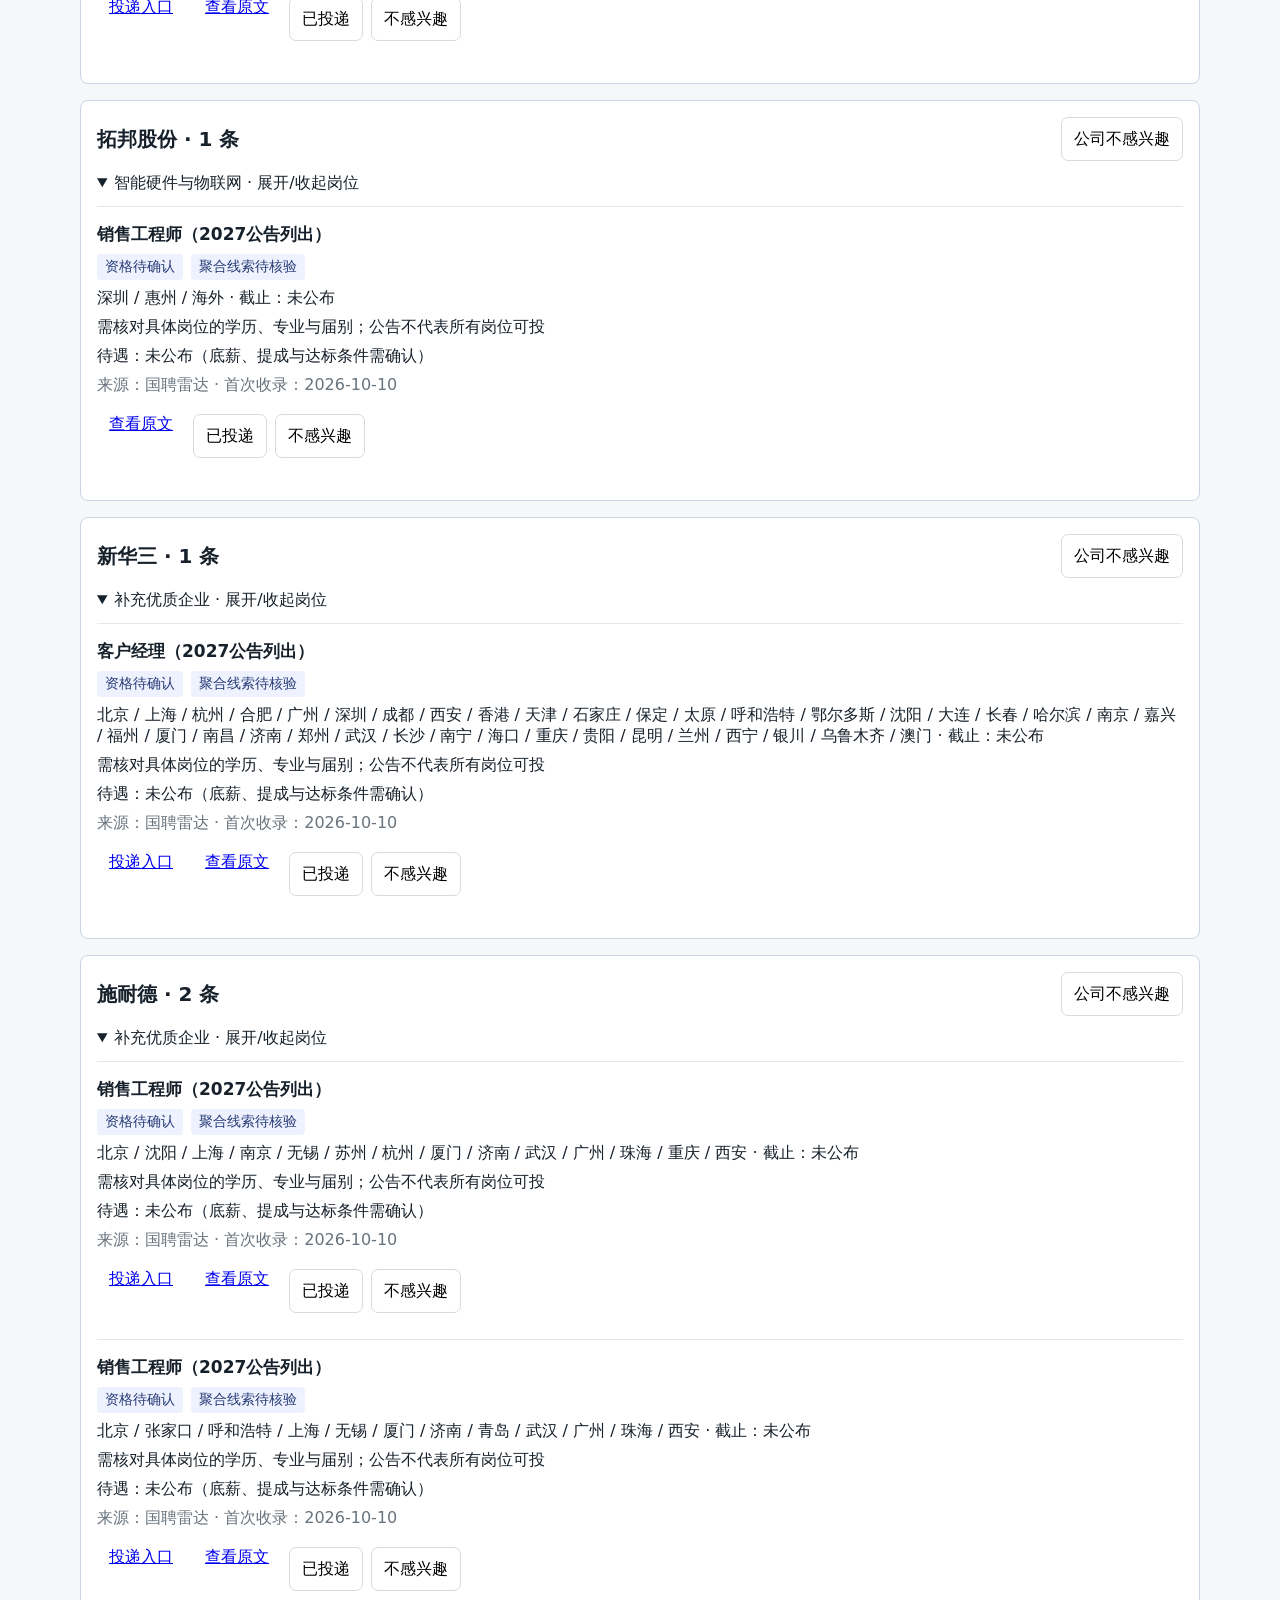
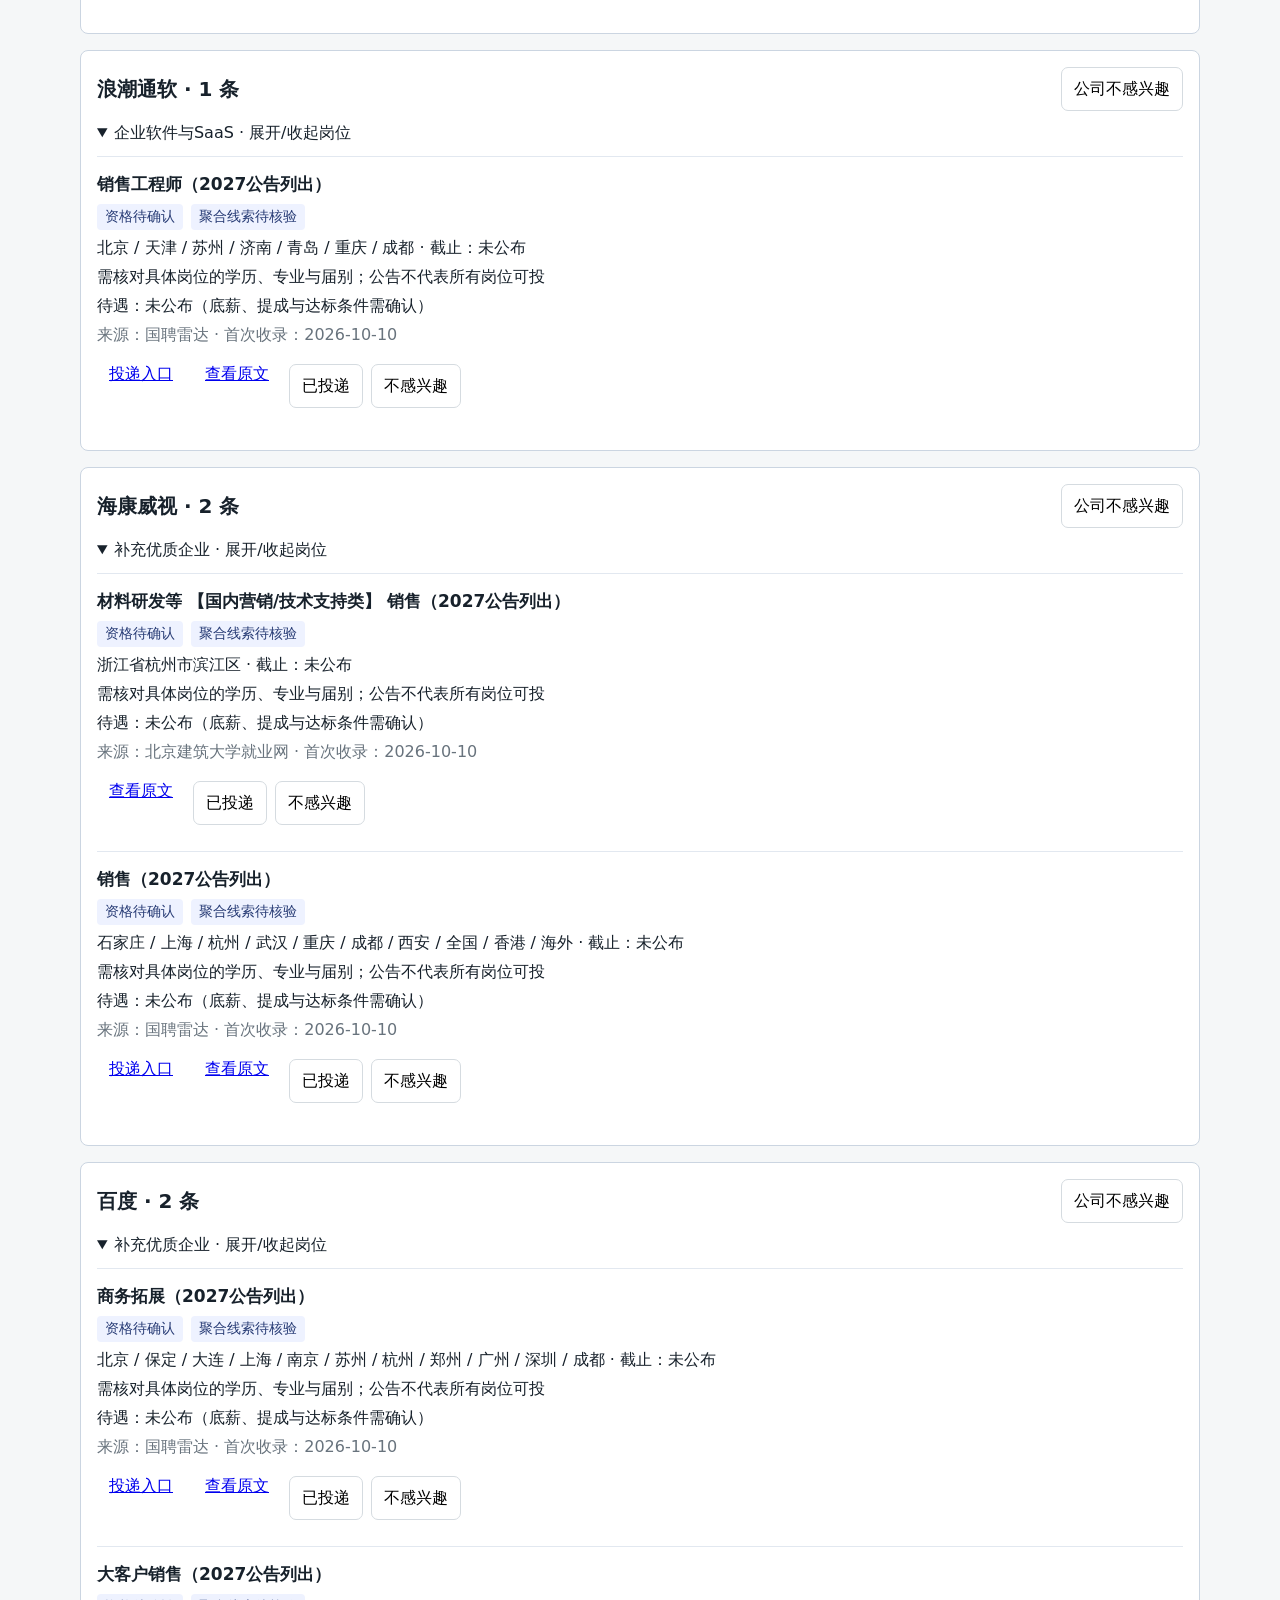
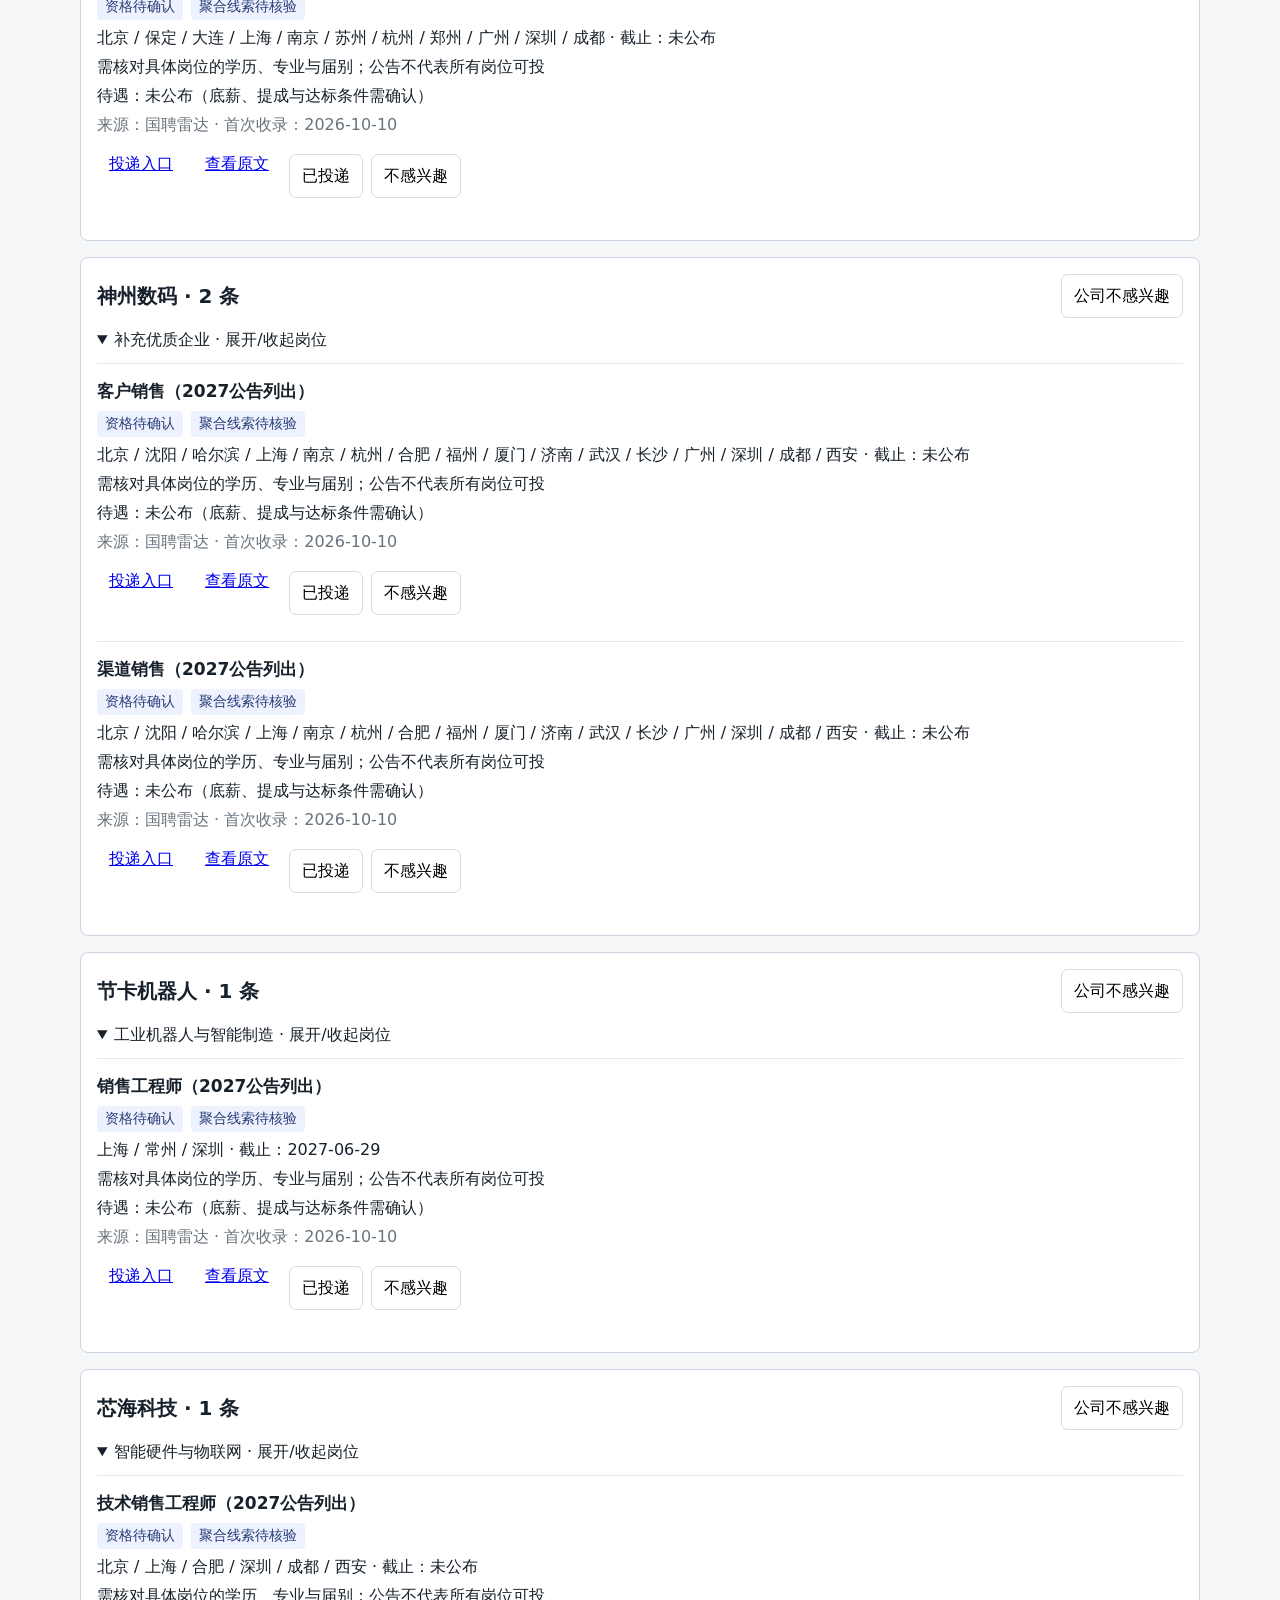
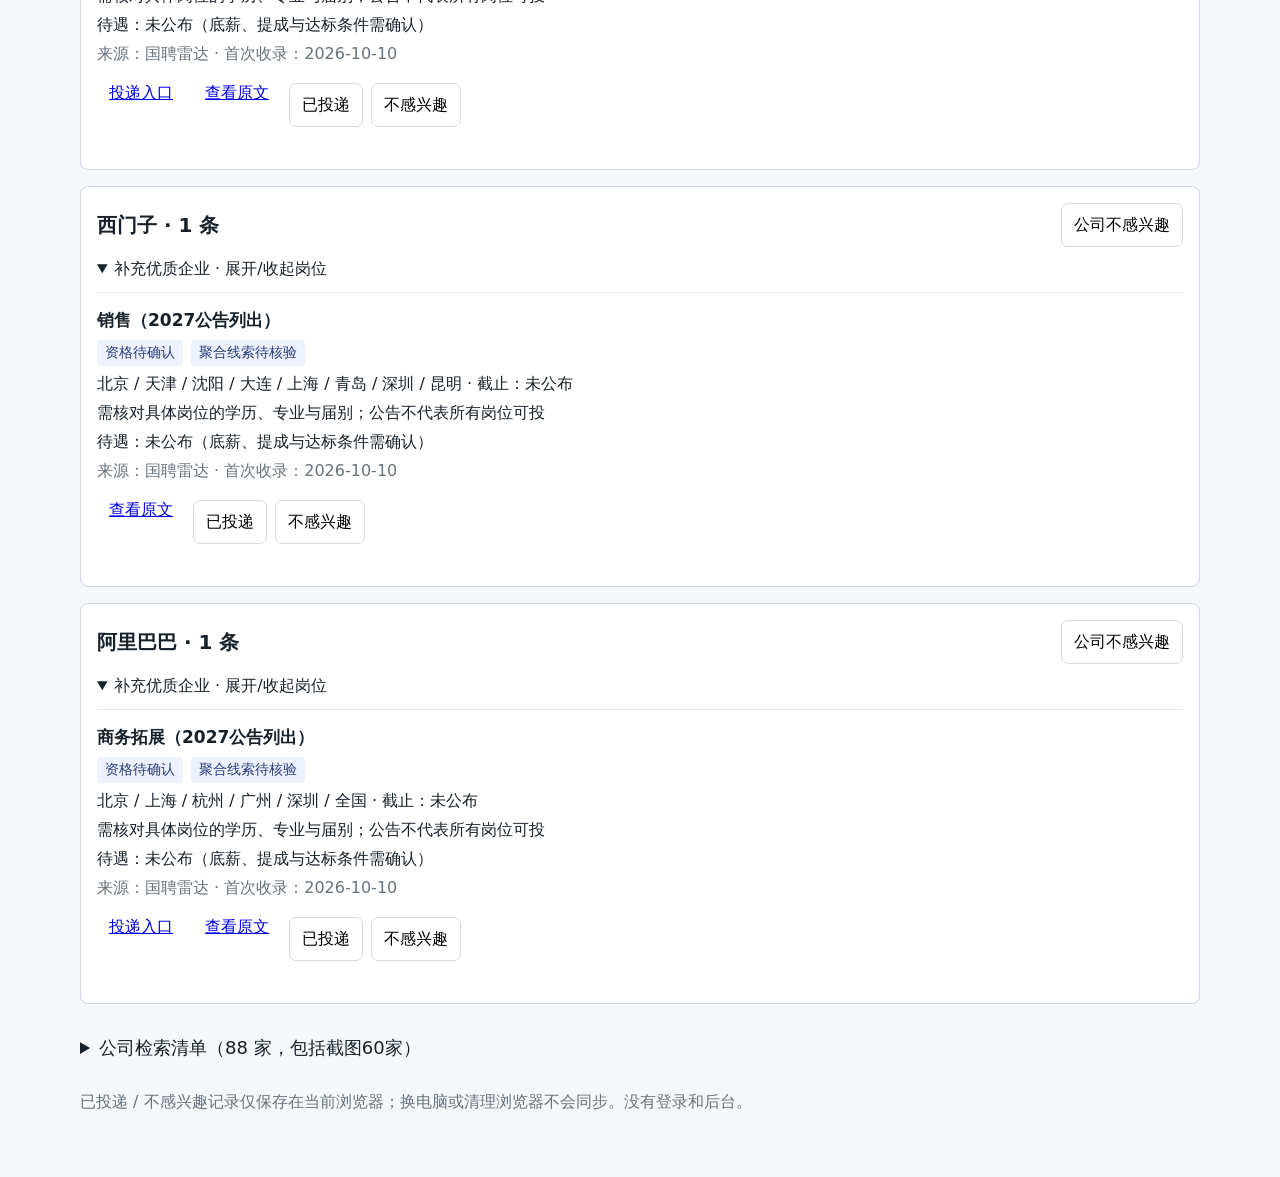
<file: site/sales.html>
<!doctype html>
<html lang="zh-CN">
<head><meta charset="utf-8"><meta name="viewport" content="width=device-width,initial-scale=1"><title>2027 ToB销售岗位</title><link rel="icon" href="data:,"><link rel="stylesheet" href="assets/style.css"><link rel="stylesheet" href="assets/sales.css"></head>
<body><main>
<nav><a href="index.html">返回原岗位库</a> · <a href="https://github.com/19733152106xcy-collab/autumn-jobs/actions/workflows/daily-update.yml" target="_blank" rel="noopener noreferrer">每日更新记录</a></nav>
<h1>2027 ToB销售岗位</h1>
<p class="muted">企业销售 / 客户经理 / 渠道 / 商务拓展。独立检索，不受建筑岗位筛选限制。默认保留待核验机会，不收实习、门店导购或明确要求硕士的岗位。</p>
<p id="sales-update" role="status">正在读取数据…</p>
<section class="controls" aria-label="销售筛选">
<label>公司或岗位<input id="sales-search" type="search" placeholder="例如：深信服、客户经理"></label>
<label>行业<select id="sales-industry"><option value="">全部行业</option></select></label>
<label>城市<select id="sales-city"><option value="">全部城市</option></select></label>
<label>资格<select id="sales-eligibility"><option value="">可尝试 + 待核验</option><option value="eligible">本科专业条件符合</option><option value="needs_confirmation">需确认专业 / 学历</option></select></label>
<label>内容<select id="sales-kind"><option value="job">销售岗位信息（含待核验）</option><option value="lead">销售方向校招公告</option><option value="all">岗位 + 公告</option></select></label>
<label>阅读状态<select id="sales-saved"><option value="new">未处理</option><option value="all">全部（含折叠）</option><option value="saved">已处理</option></select></label>
</section>
<p id="sales-count" role="status" aria-live="polite"></p>
<p class="muted">排序先看资格明确的岗位，再看官方核验信息；不把品牌名气当作高薪证明。薪资以岗位原文为准，销售年收入不等于无责底薪。</p>
<div id="sales-list"></div>
<details class="sales-audit"><summary id="sales-audit-title">公司检索清单</summary><p class="muted">“未发现”只表示配置来源未找到，不代表公司不招聘。截图60家公司全部列入，补充企业单列。动态招聘系统可能需要打开官网核验。</p><div id="sales-audit-list"></div></details>
<p class="muted">已投递 / 不感兴趣记录仅保存在当前浏览器；换电脑或清理浏览器不会同步。没有登录和后台。</p>
</main><script type="module" src="assets/sales.js"></script></body></html>
</file>
<file: site/assets/style.css>
:root { font-family: "Microsoft YaHei", system-ui, sans-serif; color: #17212b; background: #f5f7f8; }
body { margin: 0; }
main { max-width: 1120px; margin: 0 auto; padding: 32px 20px 48px; }
h1 { margin: 0 0 8px; font-size: clamp(26px, 4vw, 38px); }
.muted { color: #68737d; }
#count { line-height: 1.75; }
.controls { display: grid; grid-template-columns: repeat(6, minmax(0, 1fr)); gap: 10px; margin: 24px 0 14px; }
input, select, button { min-height: 40px; border: 1px solid #d5dbe0; background: #fff; border-radius: 7px; padding: 0 10px; font: inherit; }
button { cursor: pointer; }
#search { grid-column: span 2; }
.table-wrap { overflow-x: auto; background: #fff; border: 1px solid #e1e6e9; border-radius: 10px; }
table { width: 100%; border-collapse: collapse; min-width: 720px; }
th, td { padding: 14px 16px; text-align: left; border-bottom: 1px solid #eef1f3; }
th { color: #68737d; font-size: 14px; font-weight: 600; }
.apply { color: #fff; background: #176b5b; text-decoration: none; padding: 8px 12px; border-radius: 6px; white-space: nowrap; }
.badge { margin-left: 8px; color: #176b5b; background: #e1f3ee; padding: 3px 6px; border-radius: 4px; font-size: 12px; }
.verification-official, .verification-pending { margin-left: 8px; padding: 3px 6px; border-radius: 4px; font-size: 12px; }
.verification-official { color: #256029; background: #e8f5e9; }
.verification-pending { color: #8a5300; background: #fff4df; }
.opportunity-full_time, .opportunity-internship, .opportunity-mixed { margin-left: 8px; padding: 3px 6px; border-radius: 4px; font-size: 12px; }
.opportunity-full_time { color: #256029; background: #e8f5e9; }
.opportunity-internship { color: #315f9a; background: #e2efff; }
.opportunity-mixed { color: #71509a; background: #f0e5ff; }
.priority-1, .priority-2, .priority-3, .priority-4 { margin-left: 8px; padding: 3px 6px; border-radius: 4px; font-size: 12px; }
.priority-1 { color: #9a1b1b; background: #ffe3e3; }
.priority-2 { color: #9b5a00; background: #fff2d6; }
.priority-3 { color: #315f9a; background: #e2efff; }
.priority-4 { color: #68737d; background: #eef1f3; }
.score-badge, .eligibility-eligible, .eligibility-confirm, .salary-badge, .priority-count { margin-left: 8px; padding: 3px 6px; border-radius: 4px; font-size: 12px; white-space: nowrap; }
.score-badge { color: #fff; background: #176b5b; font-weight: 700; }
.eligibility-eligible { color: #256029; background: #e8f5e9; }
.eligibility-confirm { color: #8a5300; background: #fff4df; }
.salary-badge { color: #315f9a; background: #e2efff; }
.priority-count { color: #9a1b1b; background: #ffe3e3; }
.score-summary { margin: 8px 0 0; color: #56616b; font-size: 13px; }
.score-details { margin-top: 9px; font-size: 13px; }
.score-details summary { color: #176b5b; cursor: pointer; }
.score-grid { display: grid; grid-template-columns: repeat(2, minmax(0, 1fr)); gap: 5px 12px; margin-top: 8px; }
.score-reasons { display: grid; grid-template-columns: repeat(2, minmax(0, 1fr)); gap: 12px; }
.score-reasons ul { margin: 5px 0 0; padding-left: 18px; }
.company-count { margin-left: 8px; color: #176b5b; background: #e1f3ee; padding: 3px 6px; border-radius: 4px; font-size: 12px; }
.expand { min-height: auto; color: #176b5b; background: #fff; border-color: #176b5b; padding: 6px 10px; }
.mark-company, .undo-company { min-height: auto; margin-left: 6px; padding: 6px 8px; font-size: 12px; }
.job-detail td { background: #fafcfc; }
.mark-job, .undo-job { min-height: auto; margin: 6px 0 0 6px; padding: 6px 8px; font-size: 12px; }
.saved-statuses { margin-top: 18px; }
.saved-statuses details { margin: 10px 0; padding: 12px 14px; background: #fff; border: 1px solid #e1e6e9; border-radius: 8px; }
.saved-statuses summary { cursor: pointer; font-weight: 600; }
.saved-company { margin-top: 10px; padding-top: 10px; border-top: 1px solid #eef1f3; }
.saved-company div { margin-top: 6px; }
#empty, #error { margin: 18px 0; padding: 14px; background: #fff4df; border-radius: 8px; }
@media (max-width: 760px) { .controls { grid-template-columns: repeat(2, minmax(0, 1fr)); } #search { grid-column: span 2; } th, td { padding: 12px; } }
</file>
<file: site/assets/sales.css>
nav { margin-bottom:24px; }
.controls label { display:flex; flex-direction:column; gap:6px; font-size:14px; }
.controls input,.controls select { min-height:44px; max-width:100%; }
.sales-company { background:#fff; border:1px solid #cbd5e1; border-radius:8px; padding:16px; margin:16px 0; }
.sales-heading { display:flex; flex-wrap:wrap; align-items:center; gap:12px; justify-content:space-between; }
.sales-heading h2 { margin:0; font-size:20px; }
.sales-company summary { cursor:pointer; padding:12px 0; }
.sales-row { border-top:1px solid #e2e8f0; padding:16px 0; overflow-wrap:anywhere; }
.sales-row h3 { margin:0 0 8px; font-size:17px; }
.sales-row p { margin:8px 0; }
.sales-actions { display:flex; flex-wrap:wrap; gap:8px; align-items:center; }
.sales-actions button,.sales-heading button,.sales-actions a { min-height:44px; padding:10px 12px; }
.sales-tag { display:inline-block; padding:4px 8px; background:#eef2ff; color:#273b75; border-radius:4px; font-size:14px; margin-right:8px; }
.sales-audit { padding:16px 0; }
.sales-audit summary { cursor:pointer; font-size:18px; }
.sales-audit-row { border-bottom:1px solid #e2e8f0; padding:12px 0; overflow-wrap:anywhere; }
button { cursor:pointer; }
:focus-visible { outline:3px solid #2563eb; outline-offset:3px; }
@media(max-width:600px) { .controls label { width:100%; } .controls input,.controls select { width:100%; } .sales-company { padding:12px; } }
</file>
